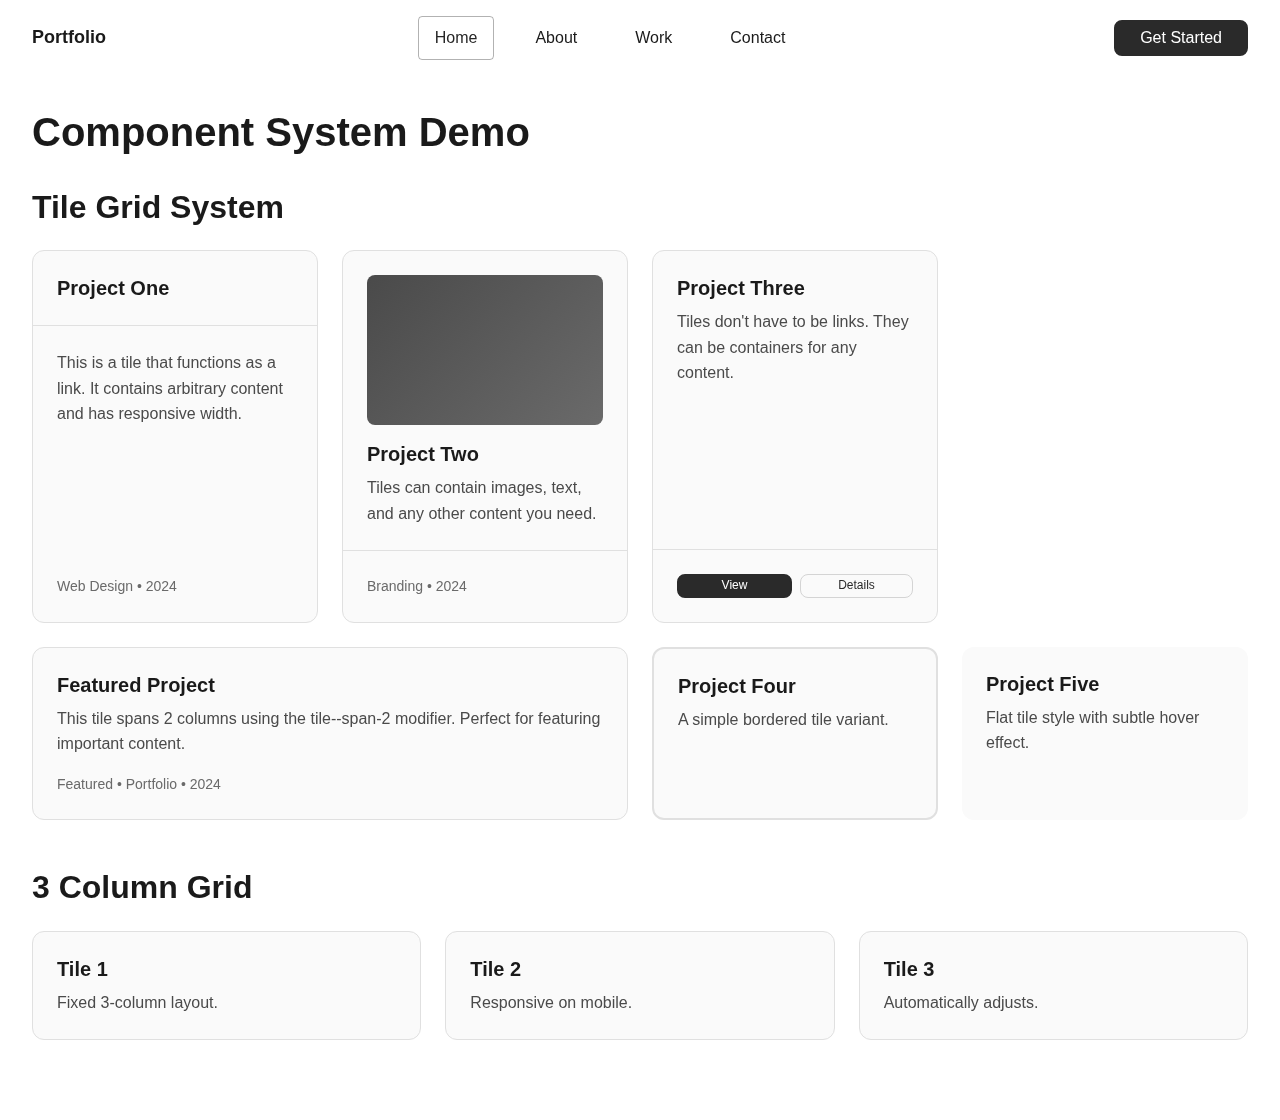
<file: index.html>
<!DOCTYPE html>
<html lang="en">
<head>
    <meta charset="UTF-8">
    <meta name="viewport" content="width=device-width, initial-scale=1.0">
    <title>Portfolio</title>
    <link rel="stylesheet" href="styles.css">
    <!-- Alternative stylesheets can be added here -->
    <!-- <link rel="stylesheet" href="themes/dark.css"> -->
    <!-- <link rel="stylesheet" href="themes/minimal.css"> -->
</head>
<body>
    <!-- Navigation Bar Component -->
    <nav class="navbar navbar--sticky">
        <!-- Left Slot: Logo -->
        <div class="navbar__slot navbar__slot--left">
            <a href="#" class="navbar__logo">Portfolio</a>
        </div>
        
        <!-- Center Slot: Navigation Links -->
        <div class="navbar__slot navbar__slot--center">
            <ul class="navbar__nav">
                <li><a href="#" class="navbar__link navbar__link--active">Home</a></li>
                <li><a href="#" class="navbar__link">About</a></li>
                <li><a href="#" class="navbar__link">Work</a></li>
                <li><a href="#" class="navbar__link">Contact</a></li>
            </ul>
        </div>
        
        <!-- Right Slot: Button -->
        <div class="navbar__slot navbar__slot--right">
            <button class="btn btn--primary">Get Started</button>
        </div>
    </nav>
    
    <!-- Main Content -->
    <main style="padding: var(--spacing-xl); max-width: 1400px; margin: 0 auto;">
        <h1 style="margin-bottom: var(--spacing-xl);">Component System Demo</h1>
        
        <!-- Tile Grid Examples -->
        <section style="margin-bottom: var(--spacing-2xl);">
            <h2 style="margin-bottom: var(--spacing-lg);">Tile Grid System</h2>
            
            <!-- Auto-fit Responsive Grid -->
            <div class="tile-grid tile-grid--auto">
                <!-- Tile as Link -->
                <a href="#" class="tile tile--shadow">
                    <div class="tile__header">
                        <h3 class="tile__title">Project One</h3>
                    </div>
                    <div class="tile__body">
                        <p class="tile__text">This is a tile that functions as a link. It contains arbitrary content and has responsive width.</p>
                        <span class="tile__meta">Web Design • 2024</span>
                    </div>
                </a>
                
                <!-- Tile with Image -->
                <a href="#" class="tile tile--shadow">
                    <div class="tile__body">
                        <div style="width: 100%; height: 150px; background: linear-gradient(135deg, var(--color-primary), var(--color-secondary)); border-radius: var(--radius-md); margin-bottom: var(--spacing-md);"></div>
                        <h3 class="tile__title">Project Two</h3>
                        <p class="tile__text">Tiles can contain images, text, and any other content you need.</p>
                    </div>
                    <div class="tile__footer">
                        <span class="tile__meta">Branding • 2024</span>
                    </div>
                </a>
                
                <!-- Tile with Actions -->
                <div class="tile tile--shadow">
                    <div class="tile__body">
                        <h3 class="tile__title">Project Three</h3>
                        <p class="tile__text">Tiles don't have to be links. They can be containers for any content.</p>
                    </div>
                    <div class="tile__footer">
                        <div class="tile__actions">
                            <button class="btn btn--primary btn--sm">View</button>
                            <button class="btn btn--outline btn--sm">Details</button>
                        </div>
                    </div>
                </div>
                
                <!-- Wide Spanning Tile -->
                <a href="#" class="tile tile--shadow tile--span-2">
                    <div class="tile__body">
                        <h3 class="tile__title">Featured Project</h3>
                        <p class="tile__text">This tile spans 2 columns using the tile--span-2 modifier. Perfect for featuring important content.</p>
                        <span class="tile__meta">Featured • Portfolio • 2024</span>
                    </div>
                </a>
                
                <!-- Simple Tile -->
                <a href="#" class="tile tile--bordered">
                    <div class="tile__body">
                        <h3 class="tile__title">Project Four</h3>
                        <p class="tile__text">A simple bordered tile variant.</p>
                    </div>
                </a>
                
                <!-- Flat Tile -->
                <a href="#" class="tile tile--flat">
                    <div class="tile__body">
                        <h3 class="tile__title">Project Five</h3>
                        <p class="tile__text">Flat tile style with subtle hover effect.</p>
                    </div>
                </a>
            </div>
        </section>
        
        <!-- Fixed Column Grid Example -->
        <section style="margin-bottom: var(--spacing-2xl);">
            <h2 style="margin-bottom: var(--spacing-lg);">3 Column Grid</h2>
            <div class="tile-grid tile-grid--cols-3">
                <a href="#" class="tile tile--shadow">
                    <div class="tile__body">
                        <h3 class="tile__title">Tile 1</h3>
                        <p class="tile__text">Fixed 3-column layout.</p>
                    </div>
                </a>
                <a href="#" class="tile tile--shadow">
                    <div class="tile__body">
                        <h3 class="tile__title">Tile 2</h3>
                        <p class="tile__text">Responsive on mobile.</p>
                    </div>
                </a>
                <a href="#" class="tile tile--shadow">
                    <div class="tile__body">
                        <h3 class="tile__title">Tile 3</h3>
                        <p class="tile__text">Automatically adjusts.</p>
                    </div>
                </a>
            </div>
        </section>
    </main>
</body>
</html>
</file>
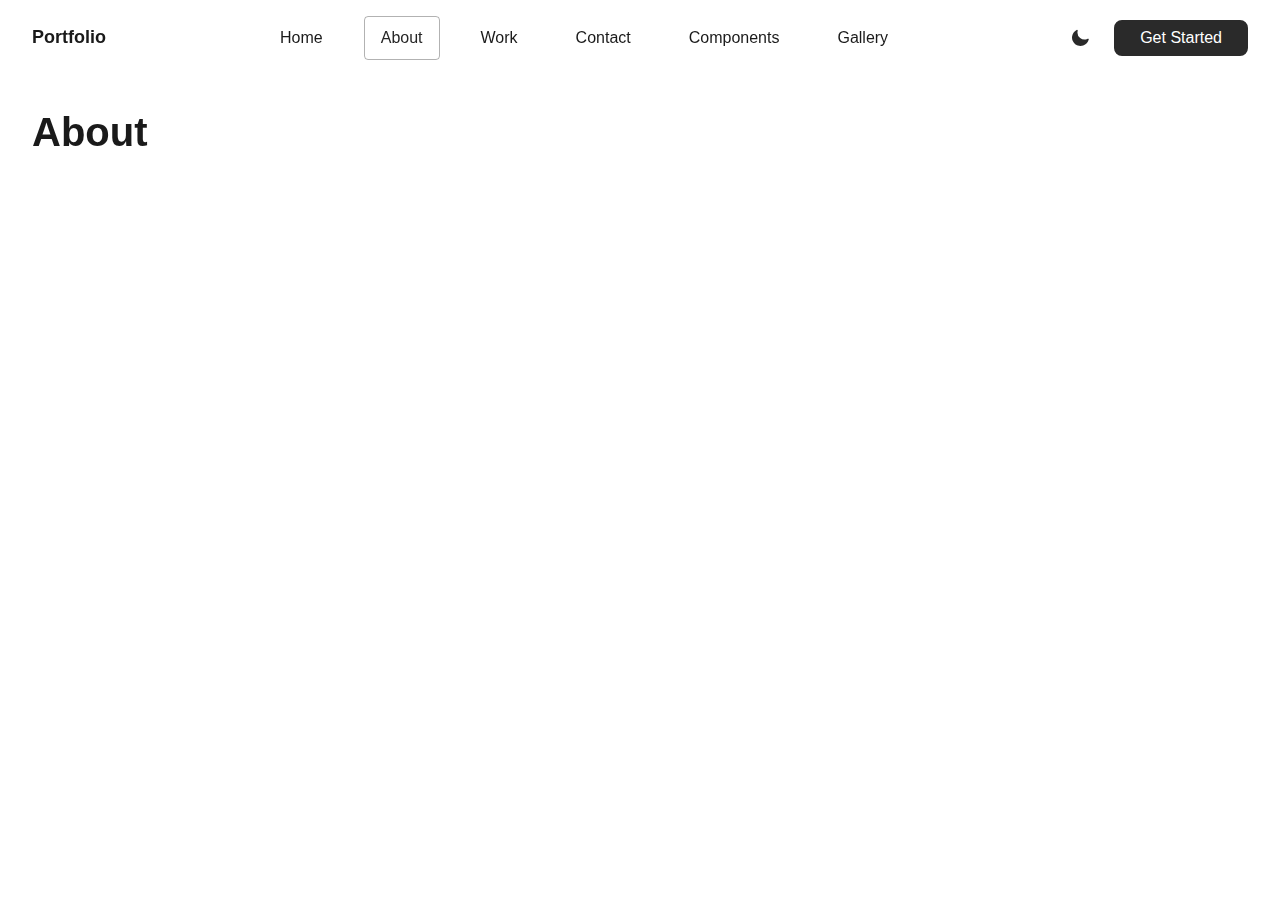
<file: about.html>
<!DOCTYPE html>
<html lang="en">
<head>
    <meta charset="UTF-8">
    <meta name="viewport" content="width=device-width, initial-scale=1.0">
    <title>About - Portfolio</title>
    <link rel="stylesheet" href="styles.css">
    <script src="icon-loader.js" defer></script>
    <script src="themes/theme-toggle.js" defer></script>
    <script src="modal.js" defer></script>
</head>
<body>
    <!-- Navigation Bar Component -->
    <nav class="navbar navbar--sticky">
        <!-- Left Slot: Logo -->
        <div class="navbar__slot navbar__slot--left">
            <a href="index.html" class="navbar__logo">Portfolio</a>
        </div>
        
        <!-- Center Slot: Navigation Links -->
        <div class="navbar__slot navbar__slot--center">
            <ul class="navbar__nav">
                <li><a href="index.html" class="navbar__link">Home</a></li>
                <li><a href="about.html" class="navbar__link navbar__link--active">About</a></li>
                <li><a href="work.html" class="navbar__link">Work</a></li>
                <li><a href="contact.html" class="navbar__link">Contact</a></li>
                <li><a href="components.html" class="navbar__link">Components</a></li>
                <li><a href="gallery.html" class="navbar__link">Gallery</a></li>
            </ul>
        </div>
        
        <!-- Right Slot: Mobile Menu, Theme Toggle & Button -->
        <div class="navbar__slot navbar__slot--right">
            <button class="btn btn--ghost navbar__mobile-menu-btn btn--icon-only" data-modal-trigger="nav-modal" aria-label="Open navigation menu">
                <span class="btn__icon" data-icon="bars-3" data-icon-size="20" data-icon-style="solid" data-icon-replace></span>
            </button>
            <button class="btn btn--ghost theme-toggle btn--icon-only" data-theme-toggle aria-label="Toggle theme" aria-pressed="false">
                <span class="btn__icon theme-toggle__icon" data-icon="moon" data-icon-size="20" data-icon-style="solid" data-icon-replace></span>
            </button>
            <button class="btn btn--primary">Get Started</button>
        </div>
    </nav>
    
    <!-- Main Content -->
    <main style="padding: var(--spacing-xl); max-width: 1400px; margin: 0 auto;">
        <h1>About</h1>
    </main>
    
    <!-- Navigation Modal -->
    <div id="nav-modal" class="modal">
        <div class="modal__dialog">
            <div class="modal__header">
                <h2 class="modal__title">Navigation</h2>
                <button class="modal__close" data-modal-close aria-label="Close modal">×</button>
            </div>
            <div class="modal__body">
                <nav class="tile-grid tile-grid--cols-2" style="gap: var(--spacing-md);">
                    <a href="index.html" class="tile tile--shadow" style="min-height: 120px; display: flex; align-items: center; justify-content: center; text-decoration: none;" data-modal-close>
                        <div style="text-align: center;">
                            <div style="font-size: var(--font-size-xl); font-weight: 700; color: var(--color-text);">Home</div>
                        </div>
                    </a>
                    <a href="about.html" class="tile tile--shadow" style="min-height: 120px; display: flex; align-items: center; justify-content: center; text-decoration: none;" data-modal-close>
                        <div style="text-align: center;">
                            <div style="font-size: var(--font-size-xl); font-weight: 700; color: var(--color-text);">About</div>
                        </div>
                    </a>
                    <a href="work.html" class="tile tile--shadow" style="min-height: 120px; display: flex; align-items: center; justify-content: center; text-decoration: none;" data-modal-close>
                        <div style="text-align: center;">
                            <div style="font-size: var(--font-size-xl); font-weight: 700; color: var(--color-text);">Work</div>
                        </div>
                    </a>
                    <a href="contact.html" class="tile tile--shadow" style="min-height: 120px; display: flex; align-items: center; justify-content: center; text-decoration: none;" data-modal-close>
                        <div style="text-align: center;">
                            <div style="font-size: var(--font-size-xl); font-weight: 700; color: var(--color-text);">Contact</div>
                        </div>
                    </a>
                    <a href="components.html" class="tile tile--shadow" style="min-height: 120px; display: flex; align-items: center; justify-content: center; text-decoration: none;" data-modal-close>
                        <div style="text-align: center;">
                            <div style="font-size: var(--font-size-xl); font-weight: 700; color: var(--color-text);">Components</div>
                        </div>
                    </a>
                    <a href="gallery.html" class="tile tile--shadow" style="min-height: 120px; display: flex; align-items: center; justify-content: center; text-decoration: none;" data-modal-close>
                        <div style="text-align: center;">
                            <div style="font-size: var(--font-size-xl); font-weight: 700; color: var(--color-text);">Gallery</div>
                        </div>
                    </a>
                </nav>
            </div>
        </div>
    </div>
</body>
</html>
</file>
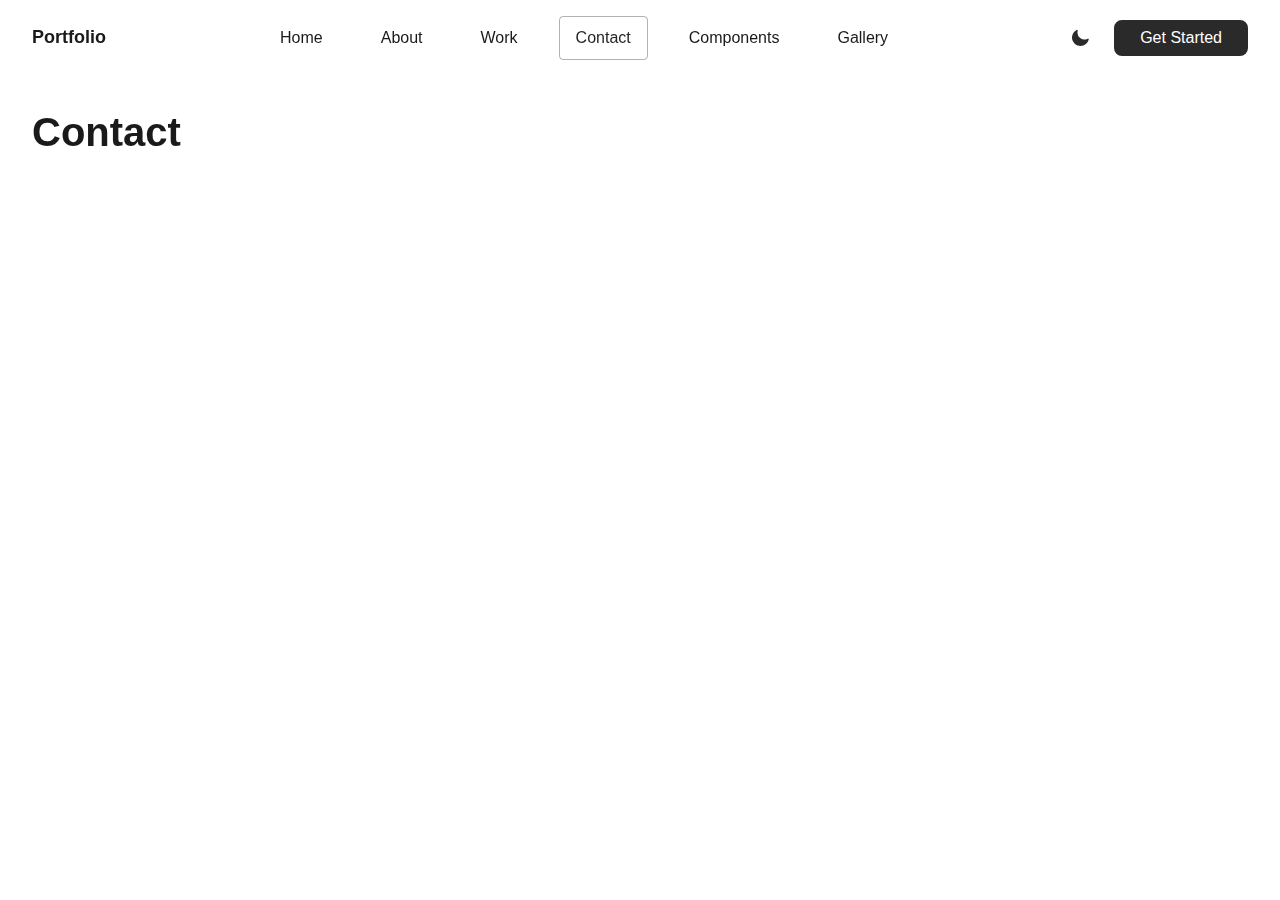
<file: contact.html>
<!DOCTYPE html>
<html lang="en">
<head>
    <meta charset="UTF-8">
    <meta name="viewport" content="width=device-width, initial-scale=1.0">
    <title>Contact - Portfolio</title>
    <link rel="stylesheet" href="styles.css">
    <script src="icon-loader.js" defer></script>
    <script src="themes/theme-toggle.js" defer></script>
    <script src="modal.js" defer></script>
</head>
<body>
    <!-- Navigation Bar Component -->
    <nav class="navbar navbar--sticky">
        <!-- Left Slot: Logo -->
        <div class="navbar__slot navbar__slot--left">
            <a href="index.html" class="navbar__logo">Portfolio</a>
        </div>
        
        <!-- Center Slot: Navigation Links -->
        <div class="navbar__slot navbar__slot--center">
            <ul class="navbar__nav">
                <li><a href="index.html" class="navbar__link">Home</a></li>
                <li><a href="about.html" class="navbar__link">About</a></li>
                <li><a href="work.html" class="navbar__link">Work</a></li>
                <li><a href="contact.html" class="navbar__link navbar__link--active">Contact</a></li>
                <li><a href="components.html" class="navbar__link">Components</a></li>
                <li><a href="gallery.html" class="navbar__link">Gallery</a></li>
            </ul>
        </div>
        
        <!-- Right Slot: Mobile Menu, Theme Toggle & Button -->
        <div class="navbar__slot navbar__slot--right">
            <button class="btn btn--ghost navbar__mobile-menu-btn btn--icon-only" data-modal-trigger="nav-modal" aria-label="Open navigation menu">
                <span class="btn__icon" data-icon="bars-3" data-icon-size="20" data-icon-style="solid" data-icon-replace></span>
            </button>
            <button class="btn btn--ghost theme-toggle btn--icon-only" data-theme-toggle aria-label="Toggle theme" aria-pressed="false">
                <span class="btn__icon theme-toggle__icon" data-icon="moon" data-icon-size="20" data-icon-style="solid" data-icon-replace></span>
            </button>
            <button class="btn btn--primary">Get Started</button>
        </div>
    </nav>
    
    <!-- Main Content -->
    <main style="padding: var(--spacing-xl); max-width: 1400px; margin: 0 auto;">
        <h1>Contact</h1>
    </main>
    
    <!-- Navigation Modal -->
    <div id="nav-modal" class="modal">
        <div class="modal__dialog">
            <div class="modal__header">
                <h2 class="modal__title">Navigation</h2>
                <button class="modal__close" data-modal-close aria-label="Close modal">×</button>
            </div>
            <div class="modal__body">
                <nav class="tile-grid tile-grid--cols-2" style="gap: var(--spacing-md);">
                    <a href="index.html" class="tile tile--shadow" style="min-height: 120px; display: flex; align-items: center; justify-content: center; text-decoration: none;" data-modal-close>
                        <div style="text-align: center;">
                            <div style="font-size: var(--font-size-xl); font-weight: 700; color: var(--color-text);">Home</div>
                        </div>
                    </a>
                    <a href="about.html" class="tile tile--shadow" style="min-height: 120px; display: flex; align-items: center; justify-content: center; text-decoration: none;" data-modal-close>
                        <div style="text-align: center;">
                            <div style="font-size: var(--font-size-xl); font-weight: 700; color: var(--color-text);">About</div>
                        </div>
                    </a>
                    <a href="work.html" class="tile tile--shadow" style="min-height: 120px; display: flex; align-items: center; justify-content: center; text-decoration: none;" data-modal-close>
                        <div style="text-align: center;">
                            <div style="font-size: var(--font-size-xl); font-weight: 700; color: var(--color-text);">Work</div>
                        </div>
                    </a>
                    <a href="contact.html" class="tile tile--shadow" style="min-height: 120px; display: flex; align-items: center; justify-content: center; text-decoration: none;" data-modal-close>
                        <div style="text-align: center;">
                            <div style="font-size: var(--font-size-xl); font-weight: 700; color: var(--color-text);">Contact</div>
                        </div>
                    </a>
                    <a href="components.html" class="tile tile--shadow" style="min-height: 120px; display: flex; align-items: center; justify-content: center; text-decoration: none;" data-modal-close>
                        <div style="text-align: center;">
                            <div style="font-size: var(--font-size-xl); font-weight: 700; color: var(--color-text);">Components</div>
                        </div>
                    </a>
                    <a href="gallery.html" class="tile tile--shadow" style="min-height: 120px; display: flex; align-items: center; justify-content: center; text-decoration: none;" data-modal-close>
                        <div style="text-align: center;">
                            <div style="font-size: var(--font-size-xl); font-weight: 700; color: var(--color-text);">Gallery</div>
                        </div>
                    </a>
                </nav>
            </div>
        </div>
    </div>
</body>
</html>
</file>
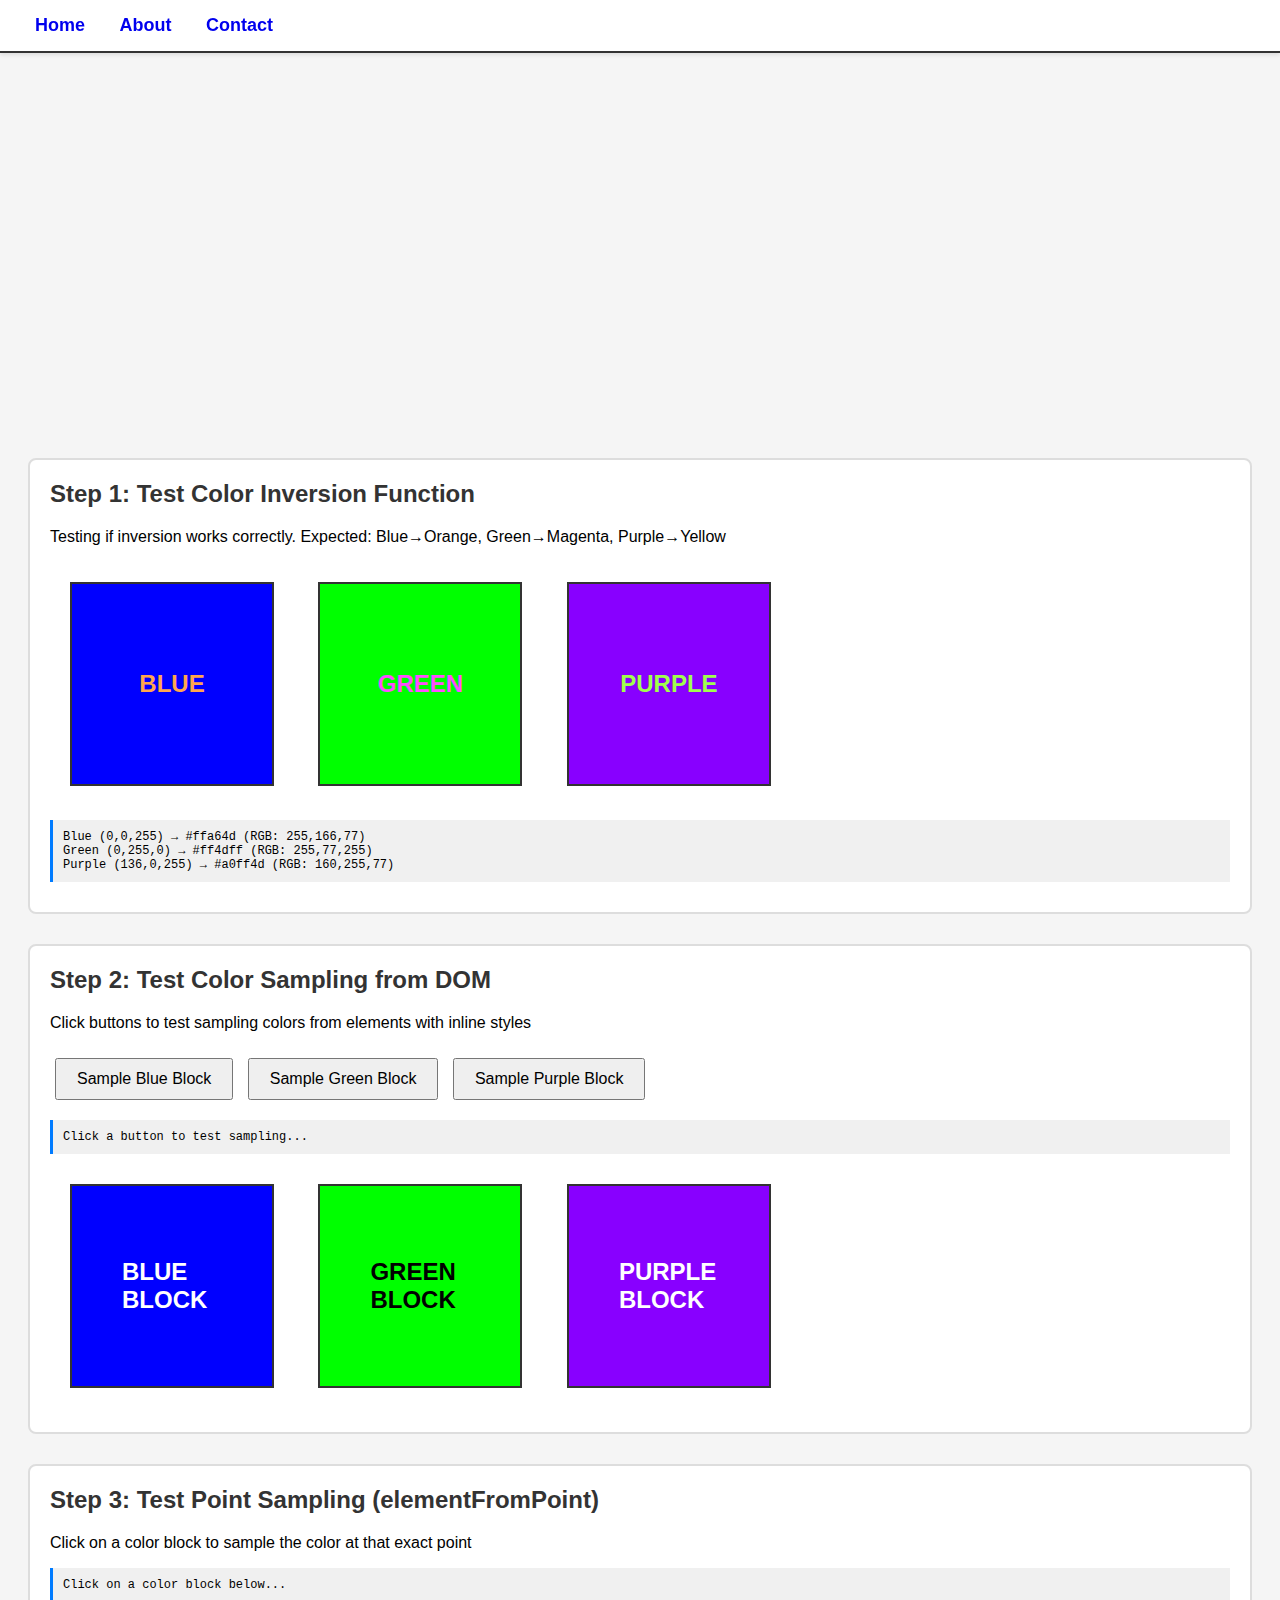
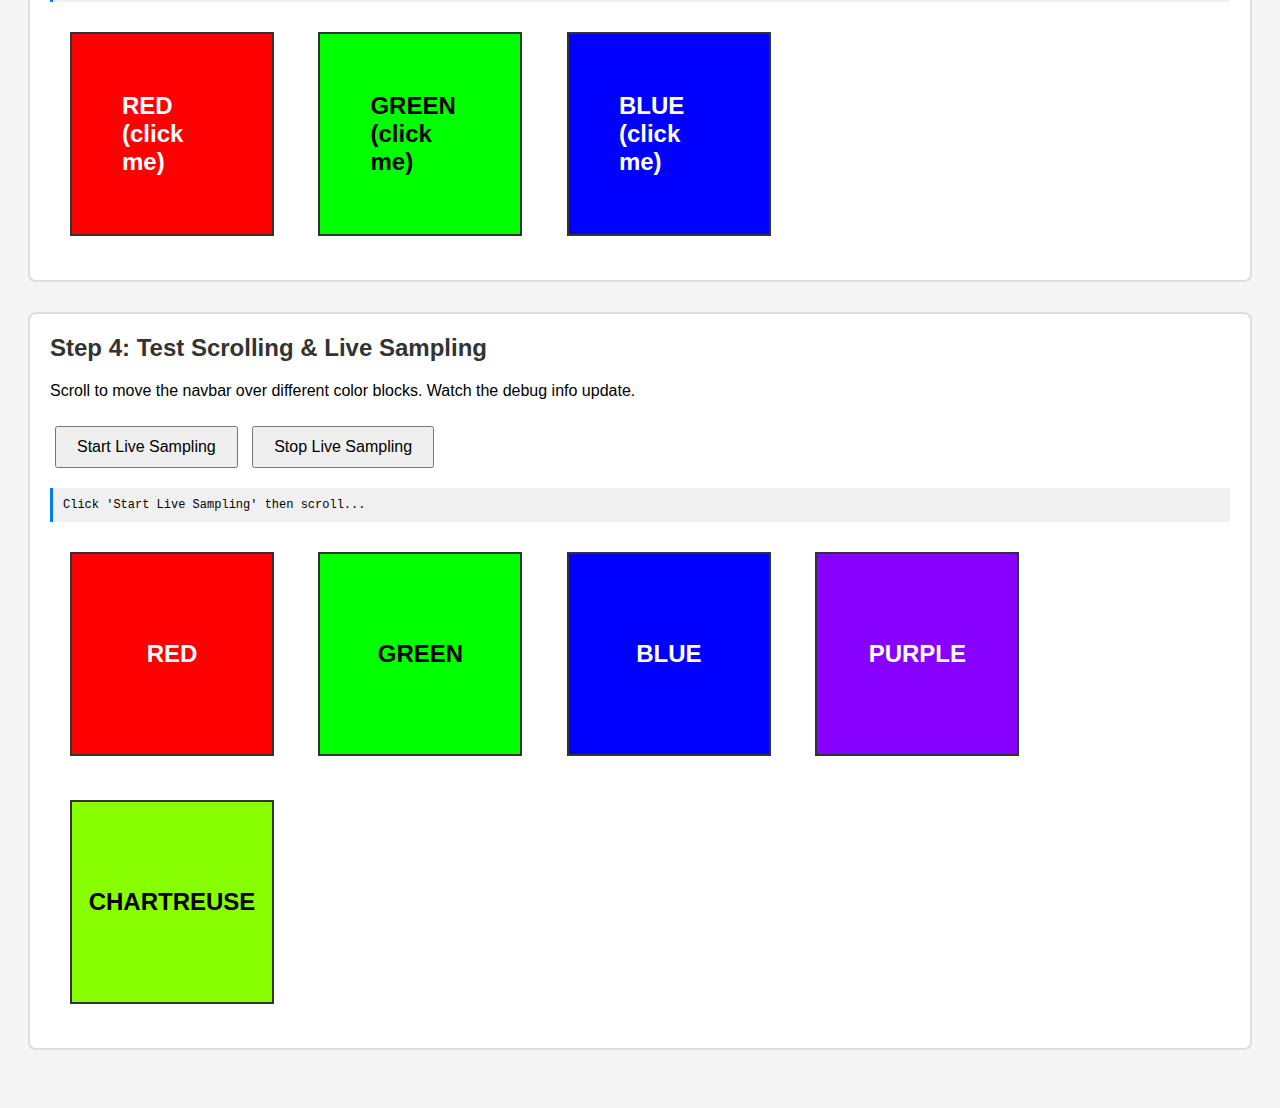
<file: test-color-inversion.html>
<!DOCTYPE html>
<html lang="en">
<head>
    <meta charset="UTF-8">
    <meta name="viewport" content="width=device-width, initial-scale=1.0">
    <title>Color Inversion Test - Step by Step</title>
    <style>
        body {
            font-family: Arial, sans-serif;
            padding: 20px;
            background: #f5f5f5;
        }
        .test-section {
            margin: 30px 0;
            padding: 20px;
            background: white;
            border: 2px solid #ddd;
            border-radius: 8px;
        }
        .test-section h2 {
            margin-top: 0;
            color: #333;
        }
        .test-block {
            width: 200px;
            height: 200px;
            margin: 20px;
            display: inline-block;
            border: 2px solid #333;
            position: relative;
        }
        .test-text {
            position: absolute;
            top: 50%;
            left: 50%;
            transform: translate(-50%, -50%);
            font-size: 24px;
            font-weight: bold;
        }
        .debug-info {
            background: #f0f0f0;
            padding: 10px;
            margin: 10px 0;
            font-family: monospace;
            font-size: 12px;
            border-left: 3px solid #007bff;
            white-space: pre-wrap;
        }
        .navbar-test {
            position: fixed;
            top: 0;
            left: 0;
            right: 0;
            background: rgba(255, 255, 255, 0.95);
            padding: 15px 20px;
            border-bottom: 2px solid #333;
            z-index: 1000;
            box-shadow: 0 2px 4px rgba(0,0,0,0.1);
        }
        .navbar-test a {
            margin: 0 15px;
            text-decoration: none;
            font-weight: bold;
            font-size: 18px;
        }
        .spacer {
            height: 400px;
        }
        button {
            padding: 10px 20px;
            font-size: 16px;
            cursor: pointer;
            margin: 10px 5px;
        }
    </style>
</head>
<body>
    <!-- Test navbar that will sample colors -->
    <div class="navbar-test" id="test-navbar">
        <a href="#" id="nav-link-1">Home</a>
        <a href="#" id="nav-link-2">About</a>
        <a href="#" id="nav-link-3">Contact</a>
    </div>
    
    <div class="spacer"></div>
    
    <!-- Step 1: Test color inversion function -->
    <div class="test-section">
        <h2>Step 1: Test Color Inversion Function</h2>
        <p>Testing if inversion works correctly. Expected: Blue→Orange, Green→Magenta, Purple→Yellow</p>
        
        <div class="test-block" style="background-color: #0000ff;">
            <div class="test-text" id="blue-text">BLUE</div>
        </div>
        
        <div class="test-block" style="background-color: #00ff00;">
            <div class="test-text" id="green-text">GREEN</div>
        </div>
        
        <div class="test-block" style="background-color: #8800ff;">
            <div class="test-text" id="purple-text">PURPLE</div>
        </div>
        
        <div class="debug-info" id="step1-debug"></div>
    </div>
    
    <!-- Step 2: Test color sampling from DOM -->
    <div class="test-section">
        <h2>Step 2: Test Color Sampling from DOM</h2>
        <p>Click buttons to test sampling colors from elements with inline styles</p>
        <button onclick="testSampleBlue()">Sample Blue Block</button>
        <button onclick="testSampleGreen()">Sample Green Block</button>
        <button onclick="testSamplePurple()">Sample Purple Block</button>
        <div class="debug-info" id="step2-debug">Click a button to test sampling...</div>
        
        <div class="test-block" style="background-color: #0000ff; margin-top: 20px;" id="blue-block">
            <div class="test-text" style="color: white;">BLUE BLOCK</div>
        </div>
        
        <div class="test-block" style="background-color: #00ff00; margin-top: 20px;" id="green-block">
            <div class="test-text" style="color: black;">GREEN BLOCK</div>
        </div>
        
        <div class="test-block" style="background-color: #8800ff; margin-top: 20px;" id="purple-block">
            <div class="test-text" style="color: white;">PURPLE BLOCK</div>
        </div>
    </div>
    
    <!-- Step 3: Test point sampling -->
    <div class="test-section">
        <h2>Step 3: Test Point Sampling (elementFromPoint)</h2>
        <p>Click on a color block to sample the color at that exact point</p>
        <div class="debug-info" id="step3-debug">Click on a color block below...</div>
        
        <div class="test-block" style="background-color: #ff0000; cursor: pointer;" onclick="testPointSample(event)">
            <div class="test-text" style="color: white;">RED (click me)</div>
        </div>
        
        <div class="test-block" style="background-color: #00ff00; cursor: pointer;" onclick="testPointSample(event)">
            <div class="test-text" style="color: black;">GREEN (click me)</div>
        </div>
        
        <div class="test-block" style="background-color: #0000ff; cursor: pointer;" onclick="testPointSample(event)">
            <div class="test-text" style="color: white;">BLUE (click me)</div>
        </div>
    </div>
    
    <!-- Step 4: Test scrolling and live sampling -->
    <div class="test-section">
        <h2>Step 4: Test Scrolling & Live Sampling</h2>
        <p>Scroll to move the navbar over different color blocks. Watch the debug info update.</p>
        <button onclick="startLiveSampling()">Start Live Sampling</button>
        <button onclick="stopLiveSampling()">Stop Live Sampling</button>
        <div class="debug-info" id="step4-debug">Click 'Start Live Sampling' then scroll...</div>
        
        <div class="test-block" style="background-color: #ff0000;">
            <div class="test-text" style="color: white;">RED</div>
        </div>
        
        <div class="test-block" style="background-color: #00ff00;">
            <div class="test-text" style="color: black;">GREEN</div>
        </div>
        
        <div class="test-block" style="background-color: #0000ff;">
            <div class="test-text" style="color: white;">BLUE</div>
        </div>
        
        <div class="test-block" style="background-color: #8800ff;">
            <div class="test-text" style="color: white;">PURPLE</div>
        </div>
        
        <div class="test-block" style="background-color: #88ff00;">
            <div class="test-text" style="color: black;">CHARTREUSE</div>
        </div>
    </div>

    <script>
        // Utility functions
        function rgbToHex(r, g, b) {
            return '#' + [r, g, b].map(x => x.toString(16).padStart(2, '0')).join('');
        }
        
        function hexToRgb(hex) {
            const result = /^#?([a-f\d]{2})([a-f\d]{2})([a-f\d]{2})$/i.exec(hex);
            return result ? {
                r: parseInt(result[1], 16),
                g: parseInt(result[2], 16),
                b: parseInt(result[3], 16)
            } : null;
        }
        
        // Color inversion function (HSL-based, proven to work)
        function invertColor(r, g, b) {
            r /= 255;
            g /= 255;
            b /= 255;
            
            const max = Math.max(r, g, b);
            const min = Math.min(r, g, b);
            let h, s, l = (max + min) / 2;
            
            // Calculate saturation
            const d = max - min;
            s = max === min ? 0 : (l > 0.5 ? d / (2 - max - min) : d / (max + min));
            
            // Check if this is a middle-tone gray (low saturation, medium lightness)
            // Middle-tone grays have no hue, so hue rotation doesn't help - force black/white
            if (s < 0.1 && l >= 0.4 && l <= 0.6) {
                // Middle-tone gray - choose black or white based on which has better contrast
                // Use relative luminance to determine contrast
                const luminance = 0.2126 * r + 0.7152 * g + 0.0722 * b;
                // If original is closer to white (luminance > 0.5), use black; otherwise white
                return luminance > 0.5 ? { r: 0, g: 0, b: 0 } : { r: 255, g: 255, b: 255 };
            }
            
            // For pure grays (no saturation at all)
            if (max === min) {
                const invertedL = 1 - l;
                const gray = Math.round(invertedL * 255);
                return { r: gray, g: gray, b: gray };
            }
            
            // Calculate hue for colored colors
            switch (max) {
                case r: h = ((g - b) / d + (g < b ? 6 : 0)) / 6; break;
                case g: h = ((b - r) / d + 2) / 6; break;
                case b: h = ((r - g) / d + 4) / 6; break;
            }
            
            // Rotate hue by 180° for complement
            h = (h * 360 + 180) % 360;
            
            // For blue specifically (hue ~240°), ensure we get orange (~60°) not yellow
            // Blue (240°) + 180° = 420° = 60° (yellow-orange)
            // But we want more orange, so adjust slightly
            if (h >= 55 && h <= 65) {
                // This is yellow-orange range, push it more toward orange
                h = 30; // Pure orange
            }
            
            s = 1.0; // Max saturation for vibrant colors
            l = l > 0.5 ? 0.35 : 0.65; // Slightly adjust lightness for better color visibility
            
            // Convert back to RGB
            h = h / 360;
            const hue2rgb = (p, q, t) => {
                if (t < 0) t += 1;
                if (t > 1) t -= 1;
                if (t < 1/6) return p + (q - p) * 6 * t;
                if (t < 1/2) return q;
                if (t < 2/3) return p + (q - p) * (2/3 - t) * 6;
                return p;
            };
            
            let r2, g2, b2;
            if (s === 0) {
                r2 = g2 = b2 = l;
            } else {
                const q = l < 0.5 ? l * (1 + s) : l + s - l * s;
                const p = 2 * l - q;
                r2 = hue2rgb(p, q, h + 1/3);
                g2 = hue2rgb(p, q, h);
                b2 = hue2rgb(p, q, h - 1/3);
            }
            
            return {
                r: Math.round(r2 * 255),
                g: Math.round(g2 * 255),
                b: Math.round(b2 * 255)
            };
        }
        
        // Parse color from CSS string - FIXED to handle #0000ff correctly
        function parseColor(colorStr) {
            if (!colorStr || colorStr === 'transparent' || colorStr === 'rgba(0, 0, 0, 0)') {
                return null;
            }
            
            // Trim whitespace
            colorStr = colorStr.trim();
            
            // Handle rgb/rgba
            const rgbMatch = colorStr.match(/rgba?\((\d+),\s*(\d+),\s*(\d+)/);
            if (rgbMatch) {
                return {
                    r: parseInt(rgbMatch[1], 10),
                    g: parseInt(rgbMatch[2], 10),
                    b: parseInt(rgbMatch[3], 10),
                    alpha: 1
                };
            }
            
            // Handle hex - CRITICAL: match 6-digit hex FIRST, then 3-digit
            // The order matters! If we put 3-digit first, #0000ff matches as #000
            const hexMatch6 = colorStr.match(/#([0-9a-f]{6})(?:\s|;|$)/i);
            if (hexMatch6) {
                const hex = hexMatch6[1];
                const r = parseInt(hex.substring(0, 2), 16);
                const g = parseInt(hex.substring(2, 4), 16);
                const b = parseInt(hex.substring(4, 6), 16);
                
                if (!isNaN(r) && !isNaN(g) && !isNaN(b)) {
                    return { r: r, g: g, b: b, alpha: 1 };
                }
            }
            
            // Try 3-digit hex
            const hexMatch3 = colorStr.match(/#([0-9a-f]{3})(?:\s|;|$)/i);
            if (hexMatch3) {
                const hex3 = hexMatch3[1];
                // Expand 3-digit to 6-digit
                const hex = hex3.split('').map(c => c + c).join('');
                const r = parseInt(hex.substring(0, 2), 16);
                const g = parseInt(hex.substring(2, 4), 16);
                const b = parseInt(hex.substring(4, 6), 16);
                
                if (!isNaN(r) && !isNaN(g) && !isNaN(b)) {
                    return { r: r, g: g, b: b, alpha: 1 };
                }
            }
            
            return null;
        }
        
        // Get color from inline style - improved to handle all cases
        function getColorFromInlineStyle(element) {
            if (!element) return null;
            const inlineStyle = element.getAttribute('style');
            if (!inlineStyle) return null;
            
            // Look for background-color specifically - match more carefully
            const bgColorMatch = inlineStyle.match(/background-color\s*:\s*([^;]+?)(?:\s*;|$)/i);
            if (bgColorMatch) {
                const colorStr = bgColorMatch[1].trim();
                // Debug: log what we're trying to parse
                console.log('Parsing color string:', colorStr, 'from style:', inlineStyle);
                const rgb = parseColor(colorStr);
                if (rgb && rgb.alpha > 0) {
                    console.log('Parsed to RGB:', rgb);
                    return { r: rgb.r, g: rgb.g, b: rgb.b };
                } else {
                    console.log('Failed to parse color:', colorStr);
                }
            }
            
            // Also check for just "background:" (less specific but might catch some cases)
            const bgMatch = inlineStyle.match(/background\s*:\s*([^;]+)/i);
            if (bgMatch) {
                const colorStr = bgMatch[1].trim();
                // Skip if it's a gradient
                if (!colorStr.includes('gradient') && !colorStr.includes('url')) {
                    const rgb = parseColor(colorStr);
                    if (rgb && rgb.alpha > 0) {
                        return { r: rgb.r, g: rgb.g, b: rgb.b };
                    }
                }
            }
            
            return null;
        }
        
        // Get background color traversing up DOM - CRITICAL: must find inline background-color
        function getBackgroundColor(element) {
            if (!element) return { r: 255, g: 255, b: 255 };
            
            // FIRST: Traverse up the entire tree looking for inline background-color
            // This is the most reliable way to get colors from color blocks
            let current = element;
            while (current && current !== document.body && current !== document.documentElement && current !== null) {
                const inlineColor = getColorFromInlineStyle(current);
                if (inlineColor) {
                    // Found inline color - return it immediately
                    return inlineColor;
                }
                current = current.parentElement;
            }
            
            // SECOND: If no inline style found, check computed styles
            // But be careful - computed styles might be inherited or default
            current = element;
            while (current && current !== document.body && current !== document.documentElement && current !== null) {
                const style = window.getComputedStyle(current);
                const bgColor = style.backgroundColor;
                const rgb = parseColor(bgColor);
                
                // Only use if it's a real color (not transparent, not black/white defaults)
                if (rgb && rgb.alpha > 0.95) {
                    // Skip black and white as they're likely defaults
                    const isBlack = rgb.r === 0 && rgb.g === 0 && rgb.b === 0;
                    const isWhite = rgb.r === 255 && rgb.g === 255 && rgb.b === 255;
                    if (!isBlack && !isWhite) {
                        return { r: rgb.r, g: rgb.g, b: rgb.b };
                    }
                }
                current = current.parentElement;
            }
            
            // Fallback to white
            return { r: 255, g: 255, b: 255 };
        }
        
        // STEP 1: Test inversion function
        function testStep1() {
            const blueText = document.getElementById('blue-text');
            const greenText = document.getElementById('green-text');
            const purpleText = document.getElementById('purple-text');
            const debug = document.getElementById('step1-debug');
            
            const blueInverted = invertColor(0, 0, 255);
            const greenInverted = invertColor(0, 255, 0);
            const purpleInverted = invertColor(136, 0, 255);
            
            blueText.style.color = rgbToHex(blueInverted.r, blueInverted.g, blueInverted.b);
            greenText.style.color = rgbToHex(greenInverted.r, greenInverted.g, greenInverted.b);
            purpleText.style.color = rgbToHex(purpleInverted.r, purpleInverted.g, purpleInverted.b);
            
            debug.textContent = `Blue (0,0,255) → ${rgbToHex(blueInverted.r, blueInverted.g, blueInverted.b)} (RGB: ${blueInverted.r},${blueInverted.g},${blueInverted.b})\n` +
                              `Green (0,255,0) → ${rgbToHex(greenInverted.r, greenInverted.g, greenInverted.b)} (RGB: ${greenInverted.r},${greenInverted.g},${greenInverted.b})\n` +
                              `Purple (136,0,255) → ${rgbToHex(purpleInverted.r, purpleInverted.g, purpleInverted.b)} (RGB: ${purpleInverted.r},${purpleInverted.g},${purpleInverted.b})`;
        }
        
        // STEP 2: Test sampling from DOM
        function testSampleBlue() {
            const block = document.getElementById('blue-block');
            const debug = document.getElementById('step2-debug');
            const color = getBackgroundColor(block);
            const inverted = invertColor(color.r, color.g, color.b);
            
            debug.textContent = `Sampled from blue block:\n` +
                              `  Element: ${block.tagName} with style="${block.getAttribute('style')}"\n` +
                              `  Inline color found: ${getColorFromInlineStyle(block) ? 'YES' : 'NO'}\n` +
                              `  Sampled RGB: (${color.r}, ${color.g}, ${color.b})\n` +
                              `  Sampled hex: ${rgbToHex(color.r, color.g, color.b)}\n` +
                              `  Inverted RGB: (${inverted.r}, ${inverted.g}, ${inverted.b})\n` +
                              `  Inverted hex: ${rgbToHex(inverted.r, inverted.g, inverted.b)}`;
        }
        
        function testSampleGreen() {
            const block = document.getElementById('green-block');
            const debug = document.getElementById('step2-debug');
            const color = getBackgroundColor(block);
            const inverted = invertColor(color.r, color.g, color.b);
            
            debug.textContent = `Sampled from green block:\n` +
                              `  Element: ${block.tagName} with style="${block.getAttribute('style')}"\n` +
                              `  Inline color found: ${getColorFromInlineStyle(block) ? 'YES' : 'NO'}\n` +
                              `  Sampled RGB: (${color.r}, ${color.g}, ${color.b})\n` +
                              `  Sampled hex: ${rgbToHex(color.r, color.g, color.b)}\n` +
                              `  Inverted RGB: (${inverted.r}, ${inverted.g}, ${inverted.b})\n` +
                              `  Inverted hex: ${rgbToHex(inverted.r, inverted.g, inverted.b)}`;
        }
        
        function testSamplePurple() {
            const block = document.getElementById('purple-block');
            const debug = document.getElementById('step2-debug');
            const color = getBackgroundColor(block);
            const inverted = invertColor(color.r, color.g, color.b);
            
            debug.textContent = `Sampled from purple block:\n` +
                              `  Element: ${block.tagName} with style="${block.getAttribute('style')}"\n` +
                              `  Inline color found: ${getColorFromInlineStyle(block) ? 'YES' : 'NO'}\n` +
                              `  Sampled RGB: (${color.r}, ${color.g}, ${color.b})\n` +
                              `  Sampled hex: ${rgbToHex(color.r, color.g, color.b)}\n` +
                              `  Inverted RGB: (${inverted.r}, ${inverted.g}, ${inverted.b})\n` +
                              `  Inverted hex: ${rgbToHex(inverted.r, inverted.g, inverted.b)}`;
        }
        
        // STEP 3: Test point sampling
        function testPointSample(event) {
            const debug = document.getElementById('step3-debug');
            const x = event.clientX;
            const y = event.clientY;
            
            const hitElement = document.elementFromPoint(x, y);
            
            // Debug: show the traversal
            let debugInfo = `Clicked at (${x}, ${y}):\n`;
            debugInfo += `  Hit element: ${hitElement.tagName}${hitElement.id ? ' #' + hitElement.id : ''}${hitElement.className ? ' .' + hitElement.className : ''}\n`;
            debugInfo += `  Hit element style: "${hitElement.getAttribute('style') || 'none'}"\n`;
            
            // Show parent chain
            let current = hitElement;
            let depth = 0;
            while (current && current !== document.body && depth < 5) {
                const inlineColor = getColorFromInlineStyle(current);
                debugInfo += `  Parent ${depth}: ${current.tagName}${current.id ? ' #' + current.id : ''} - style: "${(current.getAttribute('style') || 'none').substring(0, 50)}" - inline color: ${inlineColor ? rgbToHex(inlineColor.r, inlineColor.g, inlineColor.b) : 'NONE'}\n`;
                current = current.parentElement;
                depth++;
            }
            
            const color = getBackgroundColor(hitElement);
            const inverted = invertColor(color.r, color.g, color.b);
            
            debugInfo += `\n  FINAL RESULT:\n`;
            debugInfo += `  Sampled RGB: (${color.r}, ${color.g}, ${color.b})\n`;
            debugInfo += `  Sampled hex: ${rgbToHex(color.r, color.g, color.b)}\n`;
            debugInfo += `  Inverted RGB: (${inverted.r}, ${inverted.g}, ${inverted.b})\n`;
            debugInfo += `  Inverted hex: ${rgbToHex(inverted.r, inverted.g, inverted.b)}`;
            
            debug.textContent = debugInfo;
        }
        
        // STEP 4: Live sampling on scroll
        let liveSamplingInterval = null;
        
        function startLiveSampling() {
            if (liveSamplingInterval) return;
            
            const navbar = document.getElementById('test-navbar');
            const link = document.getElementById('nav-link-3'); // "Contact"
            const debug = document.getElementById('step4-debug');
            
            function sample() {
                const rect = link.getBoundingClientRect();
                const centerX = rect.left + rect.width / 2;
                const centerY = rect.top + rect.height / 2;
                
                const hitElement = document.elementFromPoint(centerX, centerY);
                if (hitElement === navbar || navbar.contains(hitElement)) return;
                
                const color = getBackgroundColor(hitElement);
                const inverted = invertColor(color.r, color.g, color.b);
                
                link.style.color = rgbToHex(inverted.r, inverted.g, inverted.b);
                
                debug.textContent = `Sampling "Contact" link at (${Math.round(centerX)}, ${Math.round(centerY)}):\n` +
                                  `  Hit element: ${hitElement.tagName}${hitElement.id ? ' #' + hitElement.id : ''}\n` +
                                  `  Element style: "${(hitElement.getAttribute('style') || '').substring(0, 50)}..."\n` +
                                  `  Inline color: ${getColorFromInlineStyle(hitElement) ? 'YES' : 'NO'}\n` +
                                  `  Sampled: ${rgbToHex(color.r, color.g, color.b)} (${color.r},${color.g},${color.b})\n` +
                                  `  Inverted: ${rgbToHex(inverted.r, inverted.g, inverted.b)} (${inverted.r},${inverted.g},${inverted.b})`;
            }
            
            liveSamplingInterval = setInterval(sample, 100);
            sample(); // Run immediately
        }
        
        function stopLiveSampling() {
            if (liveSamplingInterval) {
                clearInterval(liveSamplingInterval);
                liveSamplingInterval = null;
            }
        }
        
        // Run Step 1 on load
        window.addEventListener('DOMContentLoaded', testStep1);
    </script>
</body>
</html>
</file>
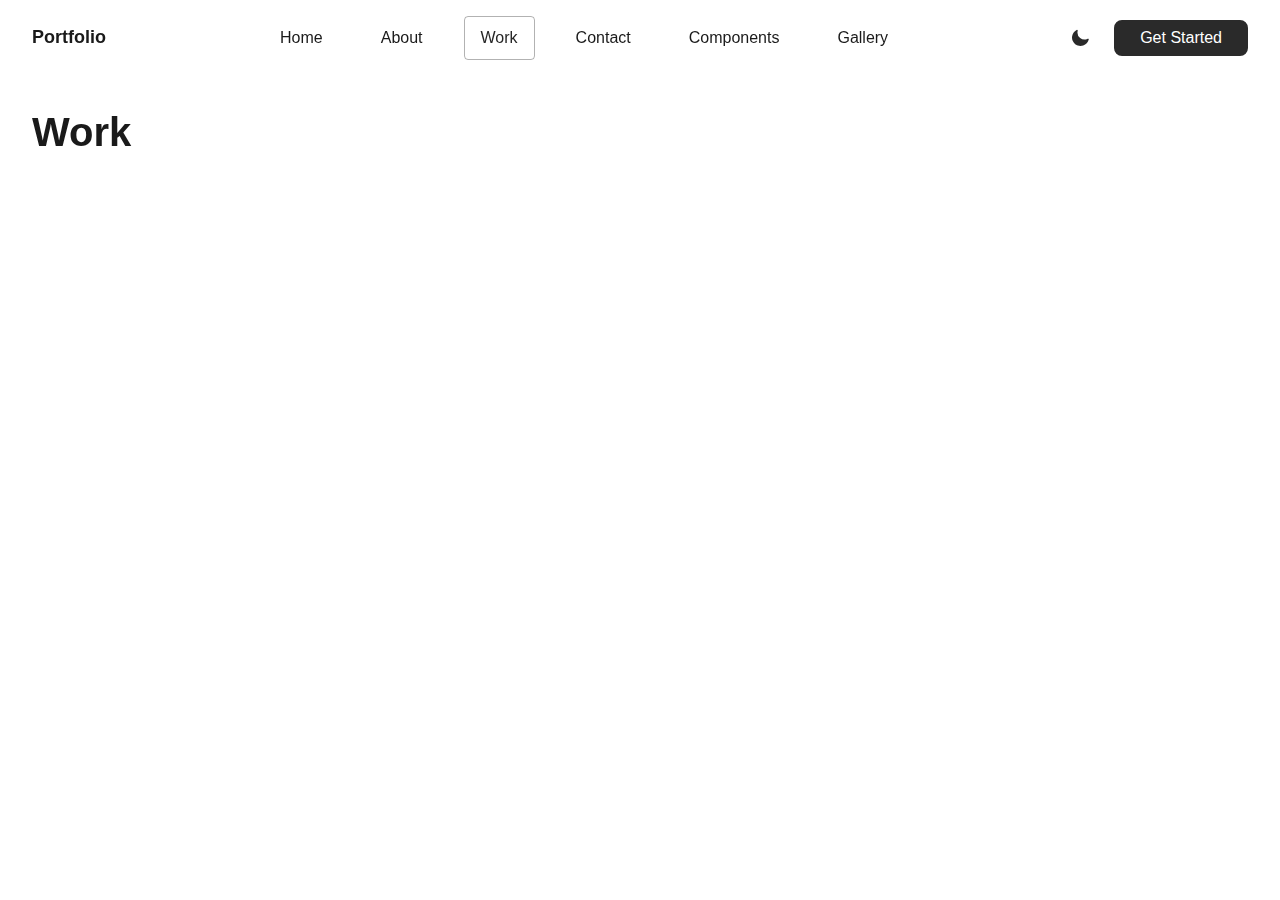
<file: work.html>
<!DOCTYPE html>
<html lang="en">
<head>
    <meta charset="UTF-8">
    <meta name="viewport" content="width=device-width, initial-scale=1.0">
    <title>Work - Portfolio</title>
    <link rel="stylesheet" href="styles.css">
    <script src="icon-loader.js" defer></script>
    <script src="themes/theme-toggle.js" defer></script>
    <script src="modal.js" defer></script>
</head>
<body>
    <!-- Navigation Bar Component -->
    <nav class="navbar navbar--sticky">
        <!-- Left Slot: Logo -->
        <div class="navbar__slot navbar__slot--left">
            <a href="index.html" class="navbar__logo">Portfolio</a>
        </div>
        
        <!-- Center Slot: Navigation Links -->
        <div class="navbar__slot navbar__slot--center">
            <ul class="navbar__nav">
                <li><a href="index.html" class="navbar__link">Home</a></li>
                <li><a href="about.html" class="navbar__link">About</a></li>
                <li><a href="work.html" class="navbar__link navbar__link--active">Work</a></li>
                <li><a href="contact.html" class="navbar__link">Contact</a></li>
                <li><a href="components.html" class="navbar__link">Components</a></li>
                <li><a href="gallery.html" class="navbar__link">Gallery</a></li>
            </ul>
        </div>
        
        <!-- Right Slot: Mobile Menu, Theme Toggle & Button -->
        <div class="navbar__slot navbar__slot--right">
            <button class="btn btn--ghost navbar__mobile-menu-btn btn--icon-only" data-modal-trigger="nav-modal" aria-label="Open navigation menu">
                <span class="btn__icon" data-icon="bars-3" data-icon-size="20" data-icon-style="solid" data-icon-replace></span>
            </button>
            <button class="btn btn--ghost theme-toggle btn--icon-only" data-theme-toggle aria-label="Toggle theme" aria-pressed="false">
                <span class="btn__icon theme-toggle__icon" data-icon="moon" data-icon-size="20" data-icon-style="solid" data-icon-replace></span>
            </button>
            <button class="btn btn--primary">Get Started</button>
        </div>
    </nav>
    
    <!-- Main Content -->
    <main style="padding: var(--spacing-xl); max-width: 1400px; margin: 0 auto;">
        <h1>Work</h1>
    </main>
    
    <!-- Navigation Modal -->
    <div id="nav-modal" class="modal">
        <div class="modal__dialog">
            <div class="modal__header">
                <h2 class="modal__title">Navigation</h2>
                <button class="modal__close" data-modal-close aria-label="Close modal">×</button>
            </div>
            <div class="modal__body">
                <nav class="tile-grid tile-grid--cols-2" style="gap: var(--spacing-md);">
                    <a href="index.html" class="tile tile--shadow" style="min-height: 120px; display: flex; align-items: center; justify-content: center; text-decoration: none;" data-modal-close>
                        <div style="text-align: center;">
                            <div style="font-size: var(--font-size-xl); font-weight: 700; color: var(--color-text);">Home</div>
                        </div>
                    </a>
                    <a href="about.html" class="tile tile--shadow" style="min-height: 120px; display: flex; align-items: center; justify-content: center; text-decoration: none;" data-modal-close>
                        <div style="text-align: center;">
                            <div style="font-size: var(--font-size-xl); font-weight: 700; color: var(--color-text);">About</div>
                        </div>
                    </a>
                    <a href="work.html" class="tile tile--shadow" style="min-height: 120px; display: flex; align-items: center; justify-content: center; text-decoration: none;" data-modal-close>
                        <div style="text-align: center;">
                            <div style="font-size: var(--font-size-xl); font-weight: 700; color: var(--color-text);">Work</div>
                        </div>
                    </a>
                    <a href="contact.html" class="tile tile--shadow" style="min-height: 120px; display: flex; align-items: center; justify-content: center; text-decoration: none;" data-modal-close>
                        <div style="text-align: center;">
                            <div style="font-size: var(--font-size-xl); font-weight: 700; color: var(--color-text);">Contact</div>
                        </div>
                    </a>
                    <a href="components.html" class="tile tile--shadow" style="min-height: 120px; display: flex; align-items: center; justify-content: center; text-decoration: none;" data-modal-close>
                        <div style="text-align: center;">
                            <div style="font-size: var(--font-size-xl); font-weight: 700; color: var(--color-text);">Components</div>
                        </div>
                    </a>
                    <a href="gallery.html" class="tile tile--shadow" style="min-height: 120px; display: flex; align-items: center; justify-content: center; text-decoration: none;" data-modal-close>
                        <div style="text-align: center;">
                            <div style="font-size: var(--font-size-xl); font-weight: 700; color: var(--color-text);">Gallery</div>
                        </div>
                    </a>
                </nav>
            </div>
        </div>
    </div>
</body>
</html>
</file>
<file: styles.css>
/* ============================================
   BASE STYLES & CSS VARIABLES (THEME SYSTEM)
   Updated: Neutral color system - all buttons use neutral grays
   ============================================ */

:root {
    /* Neutral Color Palette - Gray Scale */
    --color-primary: #4a4a4a;
    --color-primary-dark: #2a2a2a;
    --color-primary-light: #6a6a6a;
    --color-secondary: #6a6a6a;
    --color-accent: #8a8a8a;
    
    /* Neutral Colors */
    --color-text: #1a1a1a;
    --color-text-light: #4a4a4a;
    --color-text-lighter: #6a6a6a;
    --color-bg: #ffffff;
    --color-bg-alt: #f5f5f5;
    --color-border: #e0e0e0;
    
    /* Neutral Gray Scale for Buttons */
    --color-gray-50: #fafafa;
    --color-gray-100: #f5f5f5;
    --color-gray-200: #e5e5e5;
    --color-gray-300: #d4d4d4;
    --color-gray-400: #a3a3a3;
    --color-gray-500: #737373;
    --color-gray-600: #525252;
    --color-gray-700: #404040;
    --color-gray-800: #262626;
    --color-gray-900: #171717;
    
    /* Spacing */
    --spacing-xs: 0.25rem;
    --spacing-sm: 0.5rem;
    --spacing-md: 1rem;
    --spacing-lg: 1.5rem;
    --spacing-xl: 2rem;
    --spacing-2xl: 3rem;
    
    /* Typography */
    --font-family-base: -apple-system, BlinkMacSystemFont, 'Segoe UI', Roboto, Oxygen, Ubuntu, Cantarell, sans-serif;
    --font-size-base: 1rem;
    --font-size-sm: 0.875rem;
    --font-size-lg: 1.125rem;
    --font-size-xl: 1.25rem;
    
    /* Border Radius */
    --radius-sm: 4px;
    --radius-md: 8px;
    --radius-lg: 12px;
    --radius-full: 9999px;
    
    /* Transitions */
    --transition-fast: 0.15s ease;
    --transition-base: 0.2s ease;
    --transition-slow: 0.3s ease;
    
    /* Shadows */
    --shadow-sm: 0 1px 2px rgba(0, 0, 0, 0.05);
    --shadow-md: 0 4px 6px rgba(0, 0, 0, 0.1);
    --shadow-lg: 0 10px 20px rgba(0, 0, 0, 0.15);
    --shadow-xl: 0 20px 40px rgba(0, 0, 0, 0.2);
    
    /* Z-index layers */
    --z-base: 1;
    --z-dropdown: 100;
    --z-sticky: 200;
    --z-fixed: 300;
    --z-modal: 400;
}

/* Base Reset */
* {
    margin: 0;
    padding: 0;
    box-sizing: border-box;
}

body {
    font-family: var(--font-family-base);
    font-size: var(--font-size-base);
    color: var(--color-text);
    background-color: var(--color-bg);
    line-height: 1.6;
    transition: background-color var(--transition-slow), color var(--transition-slow);
    min-height: 100vh;
}

/* Smooth scrolling */
html {
    scroll-behavior: smooth;
}

/* Typography improvements */
h1, h2, h3, h4, h5, h6 {
    font-weight: 700;
    line-height: 1.2;
    color: var(--color-text);
    margin-bottom: var(--spacing-md);
}

h1 {
    font-size: 2.5rem;
}

h2 {
    font-size: 2rem;
}

h3 {
    font-size: 1.5rem;
}

a {
    color: var(--color-gray-700);
    transition: color var(--transition-base);
}

a:hover {
    color: var(--color-gray-900);
}

/* ============================================
   COMPONENT: BUTTON
   ============================================ */

.btn {
    /* Base Button Styles */
    display: inline-flex;
    align-items: center;
    justify-content: center;
    padding: 0.5rem var(--spacing-lg);
    height: 36px;
    font-family: var(--font-family-base);
    font-size: var(--font-size-base);
    font-weight: 500;
    line-height: 1.2;
    text-align: center;
    text-decoration: none;
    border: 2px solid transparent;
    border-radius: var(--radius-md);
    cursor: pointer;
    transition: all var(--transition-base);
    white-space: nowrap;
    user-select: none;
    box-sizing: border-box;
}

/* Button Color System - Light Mode */
:root {
    /* Primary Button Colors */
    --btn-primary-bg: #2a2a2a;
    --btn-primary-label: #ffffff;
    --btn-primary-bg-hover: #000000;
    
    /* Secondary Button Colors */
    --btn-secondary-bg: #737373;
    --btn-secondary-label: #ffffff;
    --btn-secondary-bg-hover: #525252;
    
    /* Outline Button Colors */
    --btn-outline-bg: transparent;
    --btn-outline-label: var(--btn-primary-bg);
    --btn-outline-border: var(--color-gray-300); /* Lighter border */
    --btn-outline-border-hover: #404040; /* Darker border on hover */
    --btn-outline-label-hover: #000000; /* Darker text on hover */
    
    /* Ghost Button Colors */
    --btn-ghost-bg: transparent;
    --btn-ghost-label: var(--btn-primary-bg);
    --btn-ghost-bg-hover: var(--color-bg-alt);
    --btn-ghost-label-hover: var(--btn-primary-bg-hover);
}

/* Button Variants - Neutral Gray Scale */
.btn--primary {
    background-color: var(--btn-primary-bg);
    color: var(--btn-primary-label);
    border-color: var(--btn-primary-bg);
}

.btn--primary:hover {
    background-color: var(--btn-primary-bg-hover);
    border-color: var(--btn-primary-bg-hover);
    box-shadow: var(--shadow-md);
}

.btn--primary:active {
    box-shadow: var(--shadow-sm);
}

.btn--secondary {
    background-color: var(--btn-secondary-bg);
    color: var(--btn-secondary-label);
    border-color: var(--btn-secondary-bg);
}

.btn--secondary:hover {
    background-color: var(--btn-secondary-bg-hover);
    border-color: var(--btn-secondary-bg-hover);
    box-shadow: var(--shadow-md);
}

.btn--outline {
    background-color: var(--btn-outline-bg);
    color: var(--btn-outline-label);
    border: 1px solid var(--btn-outline-border);
}

.btn--outline:hover {
    background-color: rgba(0, 0, 0, 0.05);
    border-color: var(--btn-outline-border-hover);
    color: var(--btn-outline-label-hover);
}

.btn--ghost {
    background-color: var(--btn-ghost-bg);
    color: var(--btn-ghost-label);
    border-color: transparent;
}

.btn--ghost:hover {
    background-color: var(--btn-ghost-bg-hover);
    color: var(--btn-ghost-label-hover);
}

/* Button Sizes */
.btn--sm {
    padding: 0.25rem 0.75rem !important;
    font-size: 0.75rem !important;
    line-height: 1.2 !important;
    height: 24px !important;
}

.btn--lg {
    padding: 0.875rem 1.75rem !important;
    font-size: 1.125rem !important;
    line-height: 1.2 !important;
    height: 44px !important;
}

/* Button States - Disabled */
/* Light mode: lighter background with darker text (reversed contrast) */
.btn:disabled,
.btn--disabled {
    cursor: not-allowed;
    pointer-events: none;
}

.btn--primary:disabled,
.btn--primary.btn--disabled {
    background-color: #d4d4d4;
    color: #404040;
    border-color: #d4d4d4;
}

.btn--secondary:disabled,
.btn--secondary.btn--disabled {
    background-color: #d4d4d4;
    color: #404040;
    border-color: #d4d4d4;
}

.btn--outline:disabled,
.btn--outline.btn--disabled {
    background-color: #f5f5f5;
    color: #737373;
    border-color: #d4d4d4;
}

.btn--ghost:disabled,
.btn--ghost.btn--disabled {
    background-color: transparent;
    color: #a3a3a3;
}

.btn--loading {
    position: relative;
    pointer-events: none;
}

/* Hide button text completely */
.btn--loading,
.btn--loading * {
    color: transparent !important;
}

/* Loading spinner - uses button label color for proper contrast */
.btn--loading::after {
    content: '';
    position: absolute;
    width: 16px;
    height: 16px;
    top: 50%;
    left: 50%;
    transform: translate(-50%, -50%);
    border-radius: 50%;
    animation: spin 0.6s linear infinite;
}

/* Primary button spinner - uses primary button label color */
.btn--primary.btn--loading::after {
    border: 2px solid var(--btn-primary-label);
    border-top-color: transparent;
}

/* Secondary button spinner - uses secondary button label color */
.btn--secondary.btn--loading::after {
    border: 2px solid var(--btn-secondary-label);
    border-top-color: transparent;
}

/* Outline button spinner - uses outline button label color */
.btn--outline.btn--loading::after {
    border: 2px solid var(--btn-outline-label);
    border-top-color: transparent;
}

/* Ghost button spinner - uses ghost button label color */
.btn--ghost.btn--loading::after {
    border: 2px solid var(--btn-ghost-label);
    border-top-color: transparent;
}

@keyframes spin {
    to { transform: translate(-50%, -50%) rotate(360deg); }
}

/* ============================================
   COMPONENT: MARQUEE
   ============================================ */

.marquee {
    /* Base Marquee Styles */
    width: 100vw;
    margin-left: calc(-50vw + 50%);
    overflow: hidden;
    white-space: nowrap;
    position: relative;
    background: transparent;
    border: none;
    padding: var(--spacing-md) 0;
}

.marquee__content {
    display: inline-block;
    font-family: 'Monaco', 'Menlo', 'Courier New', monospace;
    font-size: var(--font-size-base);
    color: var(--color-text);
    white-space: nowrap;
    animation: marquee-scroll 30s linear infinite;
}

.marquee__content:hover {
    animation-play-state: paused;
}

@keyframes marquee-scroll {
    0% {
        transform: translateX(0);
    }
    100% {
        transform: translateX(-50%);
    }
}

/* Marquee with duplicate content for seamless loop */
.marquee__wrapper {
    display: inline-flex;
    gap: var(--spacing-xl);
}

/* ============================================
   COMPONENT: GALLERY
   ============================================ */

/* Gallery Container - Grid Layout */
.gallery {
    width: 100%;
}

.gallery--masonry {
    display: grid;
    grid-template-columns: repeat(auto-fit, minmax(250px, 1fr));
    gap: var(--spacing-lg);
}

.gallery--inline {
    display: grid;
    grid-template-columns: repeat(auto-fit, minmax(250px, 1fr));
    gap: var(--spacing-lg);
}

/* Gallery Item */
.gallery__item {
    cursor: pointer;
    position: relative;
    display: flex;
    align-items: center;
    justify-content: center;
    aspect-ratio: 1;
    padding: var(--spacing-md);
}

/* Gallery Image */
.gallery__image {
    border-radius: 0;
    overflow: hidden;
    display: block;
    position: relative;
    transition: filter var(--transition-base);
    background-size: contain;
    background-position: center;
    background-repeat: no-repeat;
    max-width: 100%;
    max-height: 100%;
    object-fit: contain;
}

.gallery__item:hover .gallery__image {
    filter: brightness(0.6);
}

.gallery__image img {
    width: auto;
    height: auto;
    max-width: 70%;
    max-height: 70%;
    display: block;
    object-fit: contain;
    /* Preserve natural aspect ratio from img attributes */
    aspect-ratio: attr(width) / attr(height);
}

/* Responsive Gallery */
@media (max-width: 1200px) {
    .gallery--masonry,
    .gallery--inline {
        grid-template-columns: repeat(auto-fit, minmax(220px, 1fr));
    }
}

@media (max-width: 768px) {
    .gallery--masonry,
    .gallery--inline {
        grid-template-columns: repeat(auto-fit, minmax(180px, 1fr));
        gap: var(--spacing-md);
    }
    
    .gallery__item {
        padding: var(--spacing-sm);
    }
    
    .gallery__image {
        max-width: 65%;
        max-height: 65%;
    }
}

@media (max-width: 480px) {
    .gallery--masonry,
    .gallery--inline {
        grid-template-columns: repeat(auto-fit, minmax(150px, 1fr));
        gap: var(--spacing-sm);
    }
    
    .gallery__item {
        padding: var(--spacing-xs);
    }
    
    .gallery__image {
        max-width: 60%;
        max-height: 60%;
    }
}

/* Gallery Modal Responsive */
@media (max-width: 768px) {
    #gallery-modal .modal__dialog {
        max-width: 100vw !important;
        max-height: 100vh !important;
        width: 100% !important;
        height: 100% !important;
        border-radius: 0 !important;
    }
    
    #gallery-modal .modal__body {
        flex-direction: column !important;
        padding: 0 !important;
        overflow-y: auto;
        max-height: calc(100vh - 60px); /* Account for header */
    }
    
    #gallery-modal-image {
        flex: 0 0 auto !important;
        width: 100% !important;
        padding: var(--spacing-md) !important;
        max-height: 50vh;
        min-height: 0;
    }
    
    #gallery-modal-image > div {
        /* Square wrapper for mobile */
        aspect-ratio: 1 !important;
        max-width: 100%;
        max-height: 50vh;
    }
    
    #gallery-modal-content {
        flex: 1 1 auto !important;
        min-height: 0;
        padding: var(--spacing-lg) !important;
        overflow-y: auto;
    }
}

/* Button Icon Support */
.btn__icon {
    display: inline-flex;
    align-items: center;
    justify-content: center;
    flex-shrink: 0;
    line-height: 0;
    margin: 0;
    padding: 0;
}

.btn__icon svg {
    display: block;
    margin: 0;
    padding: 0;
}

/* Icon positioning */
.btn--icon-leading {
    flex-direction: row;
    gap: var(--spacing-sm);
}

.btn--icon-leading .btn__icon {
    order: -1;
}

.btn--icon-trailing {
    flex-direction: row;
    gap: var(--spacing-sm);
}

.btn--icon-trailing .btn__icon {
    order: 1;
}

/* Icon-only button - always square */
.btn--icon-only {
    padding: 0 !important;
    aspect-ratio: 1;
    width: 36px !important;
    height: 36px !important;
    display: inline-flex !important;
    align-items: center !important;
    justify-content: center !important;
    line-height: 0 !important;
    text-align: center !important;
}

.btn--icon-only .btn__icon {
    display: flex !important;
    align-items: center !important;
    justify-content: center !important;
    width: 100% !important;
    height: 100% !important;
    margin: 0 !important;
    padding: 0 !important;
    line-height: 0 !important;
}

.btn--icon-only .btn__icon svg,
.btn--icon-only .btn__icon .icon svg {
    display: block !important;
    margin: 0 !important;
    padding: 0 !important;
}

.btn--icon-only.btn--sm {
    padding: 0.25rem !important;
    width: 24px !important;
    height: 24px !important;
}

.btn--icon-only.btn--lg {
    padding: 0.875rem !important;
    width: 44px !important;
    height: 44px !important;
}

/* Icon sizing */
.btn--sm .btn__icon {
    width: 14px;
    height: 14px;
}

.btn .btn__icon {
    width: 16px;
    height: 16px;
}

.btn .btn__icon svg {
    width: 100%;
    height: 100%;
    display: block;
}

.btn--lg .btn__icon {
    width: 20px;
    height: 20px;
}

/* ============================================
   COMPONENT: NAVIGATION BAR
   ============================================ */

.navbar {
    /* Base Navbar Styles */
    display: flex;
    align-items: center;
    justify-content: space-between;
    width: 100%;
    padding: var(--spacing-md) var(--spacing-xl);
    background-color: rgba(255, 255, 255, 0.7);
    border-bottom: none;
    position: relative;
    z-index: var(--z-sticky);
    transition: background-color var(--transition-slow);
    backdrop-filter: blur(20px) saturate(180%);
    -webkit-backdrop-filter: blur(20px) saturate(180%);
}

/* Navbar Variants */
.navbar--fixed {
    position: fixed;
    top: 0;
    left: 0;
    right: 0;
}

.navbar--sticky {
    position: sticky;
    top: 0;
}

.navbar--transparent {
    background-color: transparent;
    border-bottom: none;
}

.navbar--solid {
    background-color: var(--color-bg);
    box-shadow: var(--shadow-sm);
}

.navbar--sticky.navbar--scrolled {
    background-color: rgba(255, 255, 255, 0.8);
}

/* Experimental Chameleon Navbar - Transparent, text only */
.navbar--chameleon {
    background-color: transparent !important;
    backdrop-filter: none !important;
    -webkit-backdrop-filter: none !important;
    border-bottom: none !important;
    box-shadow: none !important;
}

/* Default: black text for light content */
.navbar--chameleon .navbar__logo,
.navbar--chameleon .navbar__link,
.navbar--chameleon .btn--ghost {
    color: var(--chameleon-text-color, #000000) !important;
}

.navbar--chameleon .btn--ghost {
    border-color: var(--chameleon-border-color, #000000) !important;
}

.navbar--chameleon .btn--primary {
    background-color: var(--chameleon-bg-color, #000000) !important;
    color: var(--chameleon-primary-text-color, #ffffff) !important;
    border-color: var(--chameleon-border-color, #000000) !important;
}

/* SVG icons use the same color */
.navbar--chameleon .btn__icon svg,
.navbar--chameleon .btn__icon .icon svg {
    fill: var(--chameleon-text-color, #000000) !important;
    color: var(--chameleon-text-color, #000000) !important;
}

/* Hover states */
.navbar--chameleon .navbar__link:hover,
.navbar--chameleon .navbar__link--active {
    background-color: transparent !important;
}

.navbar--chameleon .btn--ghost:hover {
    background-color: rgba(0, 0, 0, 0.1) !important;
}

.navbar--chameleon.navbar--dark-content .btn--ghost:hover {
    background-color: rgba(255, 255, 255, 0.1) !important;
}

/* Navbar Alignment Slots */
.navbar__slot {
    display: flex;
    align-items: center;
    gap: var(--spacing-md);
    flex: 0 0 auto;
}

.navbar__slot--left {
    justify-content: flex-start;
    margin-right: auto;
}

.navbar__slot--center {
    justify-content: center;
    flex: 1 1 auto;
    margin: 0 auto;
}

.navbar__slot--right {
    justify-content: flex-end;
    margin-left: auto;
}

/* Logo/Brand */
.navbar__logo {
    display: flex;
    align-items: center;
    text-decoration: none;
    color: var(--color-text);
    font-weight: 700;
    font-size: var(--font-size-lg);
    transition: color var(--transition-base);
}

.navbar__logo:hover {
    color: var(--color-gray-700);
}

.navbar__logo img {
    height: 2rem;
    width: auto;
    display: block;
}

/* Navigation Links */
.navbar__nav {
    display: flex;
    align-items: center;
    gap: var(--spacing-lg);
    list-style: none;
}

.navbar__link {
    display: flex;
    align-items: center;
    padding: var(--spacing-sm) var(--spacing-md);
    color: var(--color-text);
    text-decoration: none;
    font-weight: 500;
    font-size: var(--font-size-base);
    border-radius: var(--radius-sm);
    border: 1px solid transparent;
    transition: all var(--transition-base);
    white-space: nowrap;
}

.navbar__link:hover {
    color: var(--color-gray-800);
    background-color: rgba(0, 0, 0, 0.1);
    backdrop-filter: blur(10px) saturate(180%);
    -webkit-backdrop-filter: blur(10px) saturate(180%);
    border: 1px solid rgba(0, 0, 0, 0.2);
}

.navbar__link--active {
    color: var(--color-gray-800);
    background-color: transparent;
    border: 1px solid rgba(0, 0, 0, 0.3);
}

/* Navbar Button Integration */
.navbar .btn {
    margin: 0;
}

/* Responsive Navbar - Hide navigation at larger breakpoint */
/* Mobile menu button is hidden by default, only shows when nav is hidden */
.navbar__mobile-menu-btn {
    display: none !important;
}

@media (max-width: 1024px) {
    .navbar__slot--center {
        display: none !important; /* Hide center navigation slot */
    }
    
    .navbar__mobile-menu-btn {
        display: inline-flex !important; /* Show mobile menu button when nav is hidden */
    }
}

/* Responsive Navbar */
@media (max-width: 768px) {
    .navbar {
        padding: var(--spacing-sm) var(--spacing-md);
    }
    
    .navbar__nav {
        gap: var(--spacing-sm);
    }
    
    .navbar__link {
        padding: var(--spacing-xs) var(--spacing-sm);
        font-size: var(--font-size-sm);
    }
    
    .navbar__slot--right {
        gap: var(--spacing-sm);
    }
    
    .theme-toggle {
        width: 36px;
        height: 36px;
    }
    
    /* Mobile menu button uses btn--icon-only sizing */
    
    main {
        padding: var(--spacing-md) !important;
    }
    
    h1 {
        font-size: 2rem;
    }
    
    h2 {
        font-size: 1.5rem;
    }
}

/* Mobile Menu Button - Uses outline button style */
/* The navbar__mobile-menu-btn class works with btn btn--outline btn--icon-only classes */

/* Theme Toggle Button - Uses outline button style */
/* The theme-toggle class works with btn btn--outline btn--icon-only classes */
.theme-toggle__icon {
    display: inline-flex;
    align-items: center;
    justify-content: center;
}

/* ============================================
   COMPONENT: TILE GRID SYSTEM
   ============================================ */

.tile-grid {
    /* Base Grid Container */
    display: grid;
    gap: var(--spacing-lg);
    width: 100%;
}

/* Grid Column Variations */
.tile-grid--cols-1 {
    grid-template-columns: repeat(1, 1fr);
}

.tile-grid--cols-2 {
    grid-template-columns: repeat(2, 1fr);
}

.tile-grid--cols-3 {
    grid-template-columns: repeat(3, 1fr);
}

.tile-grid--cols-4 {
    grid-template-columns: repeat(4, 1fr);
}

.tile-grid--cols-5 {
    grid-template-columns: repeat(5, 1fr);
}

.tile-grid--cols-6 {
    grid-template-columns: repeat(6, 1fr);
}

/* Auto-fit Grid (Responsive) */
.tile-grid--auto {
    grid-template-columns: repeat(auto-fit, minmax(250px, 1fr));
}

.tile-grid--auto-sm {
    grid-template-columns: repeat(auto-fit, minmax(200px, 1fr));
}

.tile-grid--auto-lg {
    grid-template-columns: repeat(auto-fit, minmax(300px, 1fr));
}

.tile-grid--auto-xl {
    grid-template-columns: repeat(auto-fit, minmax(400px, 1fr));
}

/* Tile Component */
.tile {
    /* Base Tile Styles */
    display: flex;
    flex-direction: column;
    background-color: var(--color-gray-50);
    border: 1px solid var(--color-border);
    border-radius: var(--radius-lg);
    overflow: hidden;
    transition: all var(--transition-base);
    text-decoration: none;
    color: inherit;
    height: 100%;
    position: relative;
}

/* Tile as Link */
a.tile,
.tile--link {
    cursor: pointer;
}

/* Interactive Tile - can be applied to any tile to make it interactive */
.tile--interactive {
    cursor: pointer;
}

a.tile:hover,
.tile--link:hover,
.tile--interactive:hover {
    border-color: var(--color-gray-600);
    text-decoration: none;
    color: inherit;
}

/* Tile hover effect enhancement */
.tile::before {
    content: '';
    position: absolute;
    top: 0;
    left: 0;
    right: 0;
    bottom: 0;
    background: var(--color-gray-900);
    opacity: 0;
    transition: opacity var(--transition-base);
    pointer-events: none;
    z-index: 0;
}

a.tile:hover::before,
.tile--link:hover::before,
.tile--interactive:hover::before {
    opacity: 0.02;
}

.tile__header,
.tile__body,
.tile__footer {
    position: relative;
    z-index: 1;
}


/* Tile Variants */
.tile--bordered {
    border: 2px solid var(--color-border);
}

/* .tile--shadow variant - shadows removed, kept for backwards compatibility */

.tile--flat {
    border: none;
    box-shadow: none;
}

.tile--flat:hover {
    box-shadow: none;
    transform: none;
    background-color: var(--color-bg-alt);
}

/* Tile Content Areas */
.tile__header {
    padding-top: var(--spacing-lg);
    padding-bottom: var(--spacing-lg);
    padding-left: var(--spacing-lg);
    padding-right: var(--spacing-lg);
    border-bottom: 1px solid var(--color-border);
    display: flex;
    align-items: flex-start;
    justify-content: space-between;
    gap: var(--spacing-md);
    min-height: fit-content;
    position: relative;
}

.tile__header > * {
    margin-top: 0;
    margin-bottom: 0;
}

.tile__header .tile__title {
    flex: 1;
    width: auto;
    line-height: 1.3;
}

/* Tile Header Icon - Right-aligned, aligned with first line of title */
.tile__header-icon {
    display: inline-flex;
    align-items: flex-start;
    justify-content: center;
    flex-shrink: 0;
    color: var(--color-text-light);
    width: 20px;
    height: 20px;
    margin-top: 0.1em; /* Align with first line of title text */
}

.tile__header-icon svg {
    fill: currentColor;
    width: 100%;
    height: 100%;
}

/* Tile Header Badge - Right-aligned, aligned with first line of title */
.tile__header .badge {
    flex-shrink: 0;
    margin-top: 0;
    align-self: flex-start;
}

.tile__body {
    padding: var(--spacing-lg);
    flex: 1;
    display: flex;
    flex-direction: column;
}

.tile__footer {
    padding-top: var(--spacing-lg);
    padding-bottom: var(--spacing-lg);
    padding-left: var(--spacing-lg);
    padding-right: var(--spacing-lg);
    border-top: 1px solid var(--color-border);
    margin-top: auto;
    display: flex;
    align-items: center;
    min-height: fit-content;
}

.tile__footer > * {
    margin-top: 0;
    margin-bottom: 0;
    width: 100%;
}

.tile__footer .tile__actions {
    margin-top: 0;
    margin-bottom: 0;
    width: 100%;
}

/* Tile Image */
.tile__image {
    width: 100%;
    height: auto;
    display: block;
    object-fit: cover;
}

.tile__image--cover {
    height: 200px;
    object-fit: cover;
}

.tile__image--contain {
    object-fit: contain;
    background-color: var(--color-bg-alt);
}

/* Tile Title */
.tile__title {
    font-size: var(--font-size-xl);
    font-weight: 700;
    color: var(--color-text);
    margin-bottom: var(--spacing-sm);
    line-height: 1.3;
}

/* Tile Title in Header - remove bottom margin for proper centering */
.tile__header .tile__title {
    margin-bottom: 0;
}

/* Tile Text */
.tile__text {
    color: var(--color-text-light);
    line-height: 1.6;
    margin-bottom: var(--spacing-md);
}

.tile__text:last-child {
    margin-bottom: 0;
}

/* Tile Meta/Info */
.tile__meta {
    font-size: var(--font-size-sm);
    color: var(--color-text-lighter);
    margin-top: auto;
}

/* Tile Actions */
.tile__actions {
    display: flex;
    gap: var(--spacing-sm);
    margin-top: var(--spacing-md);
    width: 100%;
}

/* Tile Actions in Footer - remove top margin for proper centering */
.tile__footer .tile__actions {
    margin-top: 0;
}

/* Buttons in tile actions - full width by default, split evenly when multiple */
.tile__actions .btn {
    flex: 1;
    min-width: 0;
}

/* Tile Span Modifiers (for grid positioning) */
.tile--span-2 {
    grid-column: span 2;
}

.tile--span-3 {
    grid-column: span 3;
}

.tile--span-4 {
    grid-column: span 4;
}

.tile--span-full {
    grid-column: 1 / -1;
}

/* Tile Row Span */
.tile--row-span-2 {
    grid-row: span 2;
}

.tile--row-span-3 {
    grid-row: span 3;
}

/* ============================================
   COMPONENT: MODAL
   ============================================ */

.modal {
    /* Modal Overlay */
    position: fixed;
    top: 0;
    left: 0;
    right: 0;
    bottom: 0;
    background-color: rgba(0, 0, 0, 0.5);
    display: flex;
    align-items: center;
    justify-content: center;
    z-index: var(--z-modal);
    opacity: 0;
    visibility: hidden;
    transition: opacity var(--transition-base), visibility var(--transition-base);
    padding: var(--spacing-md);
}

.modal--open {
    opacity: 1;
    visibility: visible;
}

/* Instant dismissal - no transition when closing */
.modal:not(.modal--open) {
    transition: none;
}

.modal__dialog {
    /* Modal Window */
    background-color: var(--color-bg);
    border-radius: var(--radius-lg);
    width: 100%;
    max-width: 600px;
    max-height: 90vh;
    display: flex;
    flex-direction: column;
    box-shadow: var(--shadow-xl);
    transform: scale(0.95);
    transition: transform var(--transition-base);
    overflow: hidden;
}

.modal--open .modal__dialog {
    transform: scale(1);
}

/* Instant dismissal - no transition when closing */
.modal:not(.modal--open) .modal__dialog {
    transition: none;
}

.modal__header {
    /* Modal Header */
    padding: var(--spacing-lg) var(--spacing-xl);
    border-bottom: 1px solid var(--color-border);
    display: flex;
    align-items: center;
    justify-content: space-between;
    flex-shrink: 0;
}

.modal__title {
    font-size: var(--font-size-xl);
    font-weight: 700;
    color: var(--color-text);
    margin: 0;
}

.modal__close {
    /* Close Button */
    background: none;
    border: none;
    padding: var(--spacing-sm);
    cursor: pointer;
    color: var(--color-text-light);
    font-size: var(--font-size-xl);
    line-height: 1;
    display: flex;
    align-items: center;
    justify-content: center;
    border-radius: var(--radius-sm);
    transition: all var(--transition-base);
    width: 32px;
    height: 32px;
}

.modal__close:hover {
    background-color: var(--color-bg-alt);
    color: var(--color-text);
}

.modal__body {
    /* Modal Content */
    padding: var(--spacing-xl);
    overflow-y: auto;
    flex: 1;
    min-height: 0;
}

.modal__footer {
    /* Modal Footer */
    padding: var(--spacing-lg) var(--spacing-xl);
    border-top: 1px solid var(--color-border);
    display: flex;
    align-items: center;
    justify-content: flex-end;
    gap: var(--spacing-md);
    flex-shrink: 0;
}

/* Mobile: Full Screen Modal */
@media (max-width: 768px) {
    .modal {
        padding: 0;
        align-items: flex-end;
    }
    
    .modal__dialog {
        max-width: 100%;
        max-height: 100vh;
        border-radius: var(--radius-lg) var(--radius-lg) 0 0;
        height: 100%;
        max-height: 95vh;
    }
    
    .modal__header {
        padding: var(--spacing-md) var(--spacing-lg);
    }
    
    .modal__body {
        padding: var(--spacing-lg);
    }
    
    .modal__footer {
        padding: var(--spacing-md) var(--spacing-lg);
    }
    
    /* Navigation modal grid - keep 2 columns on mobile */
    #nav-modal .tile-grid--cols-2 {
        grid-template-columns: repeat(2, 1fr);
    }
}

/* Section styling for component gallery */
section {
    margin-bottom: var(--spacing-2xl);
}

section header {
    margin-bottom: var(--spacing-xl);
}

/* Code/example blocks */
code {
    font-family: 'Monaco', 'Menlo', 'Courier New', monospace;
    font-size: var(--font-size-sm);
    background: var(--color-bg-alt);
    padding: var(--spacing-xs) var(--spacing-sm);
    border-radius: var(--radius-sm);
    color: var(--color-gray-800);
}

/* ============================================
   COMPONENT: STATUS BADGE
   ============================================ */

.badge {
    /* Base Badge Styles */
    display: inline-flex;
    align-items: center;
    justify-content: center;
    gap: var(--spacing-xs);
    padding: var(--spacing-xs) var(--spacing-md);
    font-family: var(--font-family-base);
    font-size: var(--font-size-sm);
    font-weight: 500;
    line-height: 1.5;
    text-align: center;
    border-radius: var(--radius-full);
    white-space: nowrap;
    user-select: none;
}

/* Badge Color Variants */
.badge--yellow {
    background-color: #fef3c7;
    color: #92400e;
    border: 1px solid #fde68a;
}

.badge--green {
    background-color: #d1fae5;
    color: #065f46;
    border: 1px solid #a7f3d0;
}

.badge--red {
    background-color: #fee2e2;
    color: #991b1b;
    border: 1px solid #fecaca;
}

.badge--blue {
    background-color: #dbeafe;
    color: #1e40af;
    border: 1px solid #bfdbfe;
}

.badge--gray {
    background-color: var(--color-gray-200);
    color: var(--color-gray-800);
    border: 1px solid var(--color-gray-300);
}

/* Badge Sizes */
.badge--sm {
    padding: 0.125rem var(--spacing-sm);
    font-size: 0.75rem;
}

.badge--lg {
    padding: var(--spacing-sm) var(--spacing-lg);
    font-size: var(--font-size-base);
}

/* Badge Icon Support */
.badge__icon {
    display: inline-flex;
    align-items: center;
    justify-content: center;
    flex-shrink: 0;
    color: inherit; /* Inherit badge text color */
}

.badge__icon svg {
    fill: currentColor;
    width: 100%;
    height: 100%;
}

/* Badge with Icon */
.badge--icon-leading,
.badge--icon-trailing {
    gap: var(--spacing-xs);
}

.badge--icon-leading .badge__icon {
    order: -1;
}

.badge--icon-trailing .badge__icon {
    order: 1;
}

/* Icon sizing for badges */
.badge--sm .badge__icon {
    width: 12px;
    height: 12px;
}

.badge .badge__icon {
    width: 16px;
    height: 16px;
}

.badge--lg .badge__icon {
    width: 20px;
    height: 20px;
}

/* Responsive Grid Behavior */
@media (max-width: 1200px) {
    .tile-grid--cols-6 {
        grid-template-columns: repeat(4, 1fr);
    }
    
    .tile-grid--cols-5 {
        grid-template-columns: repeat(4, 1fr);
    }
}

@media (max-width: 992px) {
    .tile-grid--cols-6,
    .tile-grid--cols-5,
    .tile-grid--cols-4 {
        grid-template-columns: repeat(3, 1fr);
    }
    
    .tile--span-4 {
        grid-column: span 2;
    }
    
    .tile--span-3 {
        grid-column: span 2;
    }
}

@media (max-width: 768px) {
    .tile-grid {
        gap: var(--spacing-md);
    }
    
    .tile-grid--cols-6,
    .tile-grid--cols-5,
    .tile-grid--cols-4,
    .tile-grid--cols-3 {
        grid-template-columns: repeat(2, 1fr);
    }
    
    .tile--span-3,
    .tile--span-4 {
        grid-column: span 2;
    }
    
    .tile--span-2 {
        grid-column: span 2;
    }
}

@media (max-width: 576px) {
    .tile-grid--cols-6,
    .tile-grid--cols-5,
    .tile-grid--cols-4,
    .tile-grid--cols-3,
    .tile-grid--cols-2 {
        grid-template-columns: 1fr;
    }
    
    .tile--span-2,
    .tile--span-3,
    .tile--span-4 {
        grid-column: span 1;
    }
    
    .tile__header,
    .tile__body,
    .tile__footer {
        padding: var(--spacing-md);
    }
}
</file>
<file: themes/dark.css>
/* ============================================
   DARK THEME OVERRIDE
   ============================================ */

:root {
    /* Neutral Color Palette - Dark Theme (Pure Grays) */
    --color-primary: #a3a3a3;
    --color-primary-dark: #737373;
    --color-primary-light: #d4d4d4;
    --color-secondary: #a3a3a3;
    --color-accent: #d4d4d4;
    
    /* Neutral Colors - Dark */
    --color-text: #e5e5e5;
    --color-text-light: #a3a3a3;
    --color-text-lighter: #737373;
    --color-bg: #171717;
    --color-bg-alt: #262626;
    --color-border: #404040;
    
    /* Neutral Gray Scale for Buttons - Dark */
    --color-gray-50: #262626;
    --color-gray-100: #2a2a2a;
    --color-gray-200: #404040;
    --color-gray-300: #525252;
    --color-gray-400: #737373;
    --color-gray-500: #a3a3a3;
    --color-gray-600: #d4d4d4;
    --color-gray-700: #e5e5e5;
    --color-gray-800: #f5f5f5;
    --color-gray-900: #fafafa;
}

/* Dark theme specific adjustments */
body {
    background-color: var(--color-bg);
    color: var(--color-text);
}

.navbar {
    background-color: rgba(23, 23, 23, 0.7);
    border-bottom: none;
    backdrop-filter: blur(20px) saturate(180%);
    -webkit-backdrop-filter: blur(20px) saturate(180%);
}

.navbar--sticky.navbar--scrolled {
    background-color: rgba(23, 23, 23, 0.8);
}

/* Navbar link active state - translucent glass effect */
.navbar__link:hover {
    background-color: rgba(255, 255, 255, 0.1);
    backdrop-filter: blur(10px) saturate(180%);
    -webkit-backdrop-filter: blur(10px) saturate(180%);
    border: 1px solid rgba(255, 255, 255, 0.25);
}

.navbar__link--active {
    background-color: transparent;
    border: 1px solid rgba(255, 255, 255, 0.4);
}

/* Theme toggle uses btn--outline styles, no custom overrides needed */

.tile {
    background-color: var(--color-bg-alt);
    border-color: var(--color-border);
}

/* Only interactive tiles should have hover states */
.tile--interactive:hover,
a.tile:hover {
    border-color: var(--color-gray-500);
}

/* Button Color System - Dark Mode */
:root {
    /* Primary Button Colors - Dark Mode */
    --btn-primary-bg: #e5e5e5;
    --btn-primary-label: #171717;
    --btn-primary-bg-hover: #ffffff;
    
    /* Secondary Button Colors - Dark Mode */
    --btn-secondary-bg: #525252;
    --btn-secondary-label: #ffffff;
    --btn-secondary-bg-hover: #6a6a6a;
    
    /* Outline Button Colors - Dark Mode */
    --btn-outline-bg: transparent;
    --btn-outline-label: var(--btn-primary-bg);
    --btn-outline-border: var(--color-gray-600); /* Lighter border - two steps lighter */
    --btn-outline-border-hover: #737373; /* Lighter border on hover */
    --btn-outline-label-hover: #ffffff; /* Lighter text on hover */
    
    /* Ghost Button Colors - Dark Mode */
    --btn-ghost-bg: transparent;
    --btn-ghost-label: var(--btn-primary-bg);
    --btn-ghost-bg-hover: var(--color-bg-alt);
    --btn-ghost-label-hover: var(--btn-primary-bg-hover);
}

/* Button adjustments for dark theme */
.btn--primary {
    background-color: var(--btn-primary-bg);
    color: var(--btn-primary-label);
    border-color: var(--btn-primary-bg);
}

.btn--primary:hover {
    background-color: var(--btn-primary-bg-hover);
    border-color: var(--btn-primary-bg-hover);
    box-shadow: var(--shadow-md);
}

.btn--secondary {
    background-color: var(--btn-secondary-bg);
    color: var(--btn-secondary-label);
    border-color: var(--btn-secondary-bg);
}

.btn--secondary:hover {
    background-color: var(--btn-secondary-bg-hover);
    border-color: var(--btn-secondary-bg-hover);
    box-shadow: var(--shadow-md);
}

.btn--outline {
    border-color: var(--btn-outline-border);
    color: var(--btn-outline-label);
    background-color: var(--btn-outline-bg);
}

.btn--outline:hover {
    background-color: rgba(255, 255, 255, 0.1);
    border-color: var(--btn-outline-border-hover);
    color: var(--btn-outline-label-hover);
}

.btn--ghost:hover {
    background-color: var(--color-bg-alt);
}

/* Disabled Button States - Dark Mode */
/* Dark mode: darker background with lighter text (reversed contrast) */
.btn--primary:disabled,
.btn--primary.btn--disabled {
    background-color: #404040;
    color: #a3a3a3;
    border-color: #404040;
}

.btn--secondary:disabled,
.btn--secondary.btn--disabled {
    background-color: #404040;
    color: #a3a3a3;
    border-color: #404040;
}

.btn--outline:disabled,
.btn--outline.btn--disabled {
    background-color: #262626;
    color: #737373;
    border-color: #525252;
}

.btn--ghost:disabled,
.btn--ghost.btn--disabled {
    background-color: transparent;
    color: #525252;
}

/* Link colors */
a {
    color: var(--color-gray-500);
}

a:hover {
    color: var(--color-gray-400);
}

/* Badge adjustments for dark theme */
.badge--yellow {
    background-color: #78350f;
    color: #fde68a;
    border-color: #92400e;
}

.badge--green {
    background-color: #064e3b;
    color: #a7f3d0;
    border-color: #065f46;
}

.badge--red {
    background-color: #7f1d1d;
    color: #fecaca;
    border-color: #991b1b;
}

.badge--blue {
    background-color: #1e3a8a;
    color: #bfdbfe;
    border-color: #1e40af;
}

.badge--gray {
    background-color: var(--color-gray-400);
    color: var(--color-gray-900);
    border-color: var(--color-gray-500);
}

/* Heading colors */
h1, h2, h3, h4, h5, h6 {
    color: var(--color-text);
}

/* Modal adjustments for dark theme */
.modal {
    background-color: rgba(0, 0, 0, 0.7);
}

/* Chameleon navbar - ensure CSS variables work in dark mode */
/* Note: Inline styles set by JavaScript will override these */
.navbar--chameleon .navbar__logo,
.navbar--chameleon .navbar__link,
.navbar--chameleon .btn--ghost {
    color: var(--chameleon-text-color) !important;
}

.navbar--chameleon .btn--ghost {
    border-color: var(--chameleon-border-color) !important;
}

.navbar--chameleon .btn--primary {
    background-color: var(--chameleon-bg-color) !important;
    color: var(--chameleon-primary-text-color) !important;
    border-color: var(--chameleon-border-color) !important;
}

.navbar--chameleon .btn__icon svg,
.navbar--chameleon .btn__icon .icon svg {
    fill: var(--chameleon-text-color) !important;
    color: var(--chameleon-text-color) !important;
}
</file>
